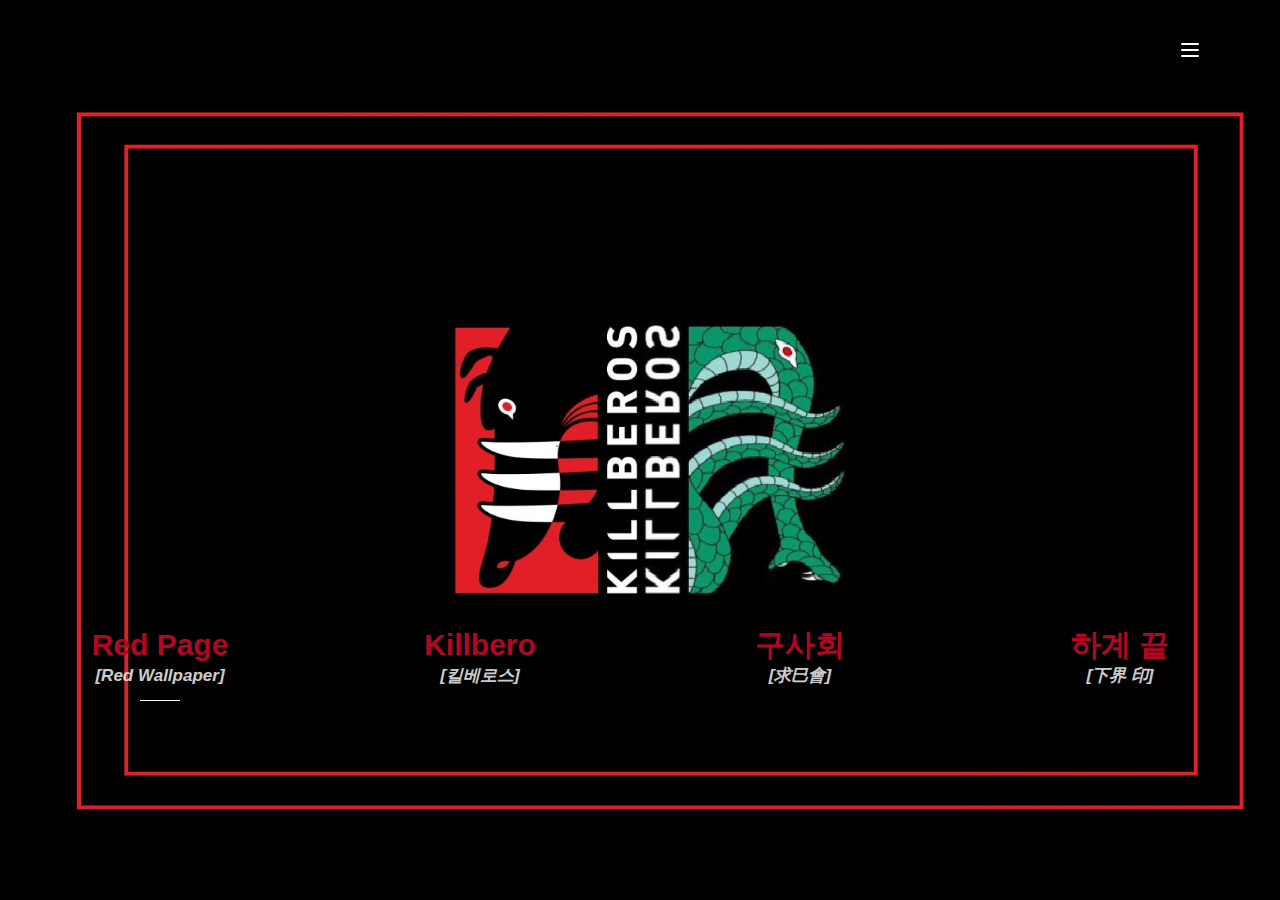
<file: html_hellper/index.html>
<!doctype html>
<html lang="en" class="no-js">
<head>
	<meta charset="UTF-8">
    <meta name="viewport" content="width=device-width, initial-scale=1.0"/>

	<link rel="stylesheet" href="css/reset.css"> <!-- CSS reset -->
	<link rel="stylesheet" href="css/style.css"> <!-- Resource style -->
	<link rel="stylesheet" href="css/set.css">

	<link rel="stylesheet" href="헬퍼/css/img.css">
	<link rel="stylesheet" href="헬퍼/css/index.css">
	<link rel="stylesheet" href="헬퍼/css/last.css">
	<link rel="stylesheet" href="헬퍼/css/four.css">


	<script src="js/modernizr.js"></script> <!-- Modernizr -->
	<script src="//code.jquery.com/jquery-1.11.0.min.js"></script>
	<script type="text/javascript">
		$(document).ready( function() {

			$("#content_killberos").load("헬퍼/content_killberos.html");  // 원하는 파일 경로를 삽입하면 된다
			$("#content_goo").load("헬퍼/content_goo.html");  // 추가 인클루드를 원할 경우 이런식으로 추가하면 된다
			$("#content_redpage").load("헬퍼/content_redpage.html");
			$("#content_purple").load("헬퍼/content_purple.html");
		});
	</script>
</head>
<body>
<a class="cd-nav-trigger cd-text-replace" href="#primary-nav">Menu<span aria-hidden="true" class="cd-icon"></span></a>

<div class="cd-projects-container">
	<ul class="cd-projects-previews">

		<li>
			<a href="#0">
				<div class="cd-project-title">
					<h2>Red Page</h2>
					<p>[Red Wallpaper]</p>
				</div>
			</a>
		</li>
        <li>
            <a href="#0">
                <div class="cd-project-title">
                    <h2> Killbero</h2>
                    <p>[킬베로스]</p>
                </div>
            </a>
        </li>

		<li>
			<a href="#0">
				<div class="cd-project-title">
					<h2>구사회</h2>
					<p>[求巳會]</p>
				</div>
			</a>
		</li>



		<li>
			<a href="#0">
				<div class="cd-project-title">
					<h2>하계 끝</h2>
					<p>[下界 印]</p>
				</div>
			</a>
		</li>

	</ul> <!-- .cd-projects-previews -->


	<ul class="cd-projects">

        <li>
            <div class="preview-image">
                <div class="cd-project-title">
                    <h2>Red page</h2>
                    <p><br><br><br> 아래 이미지를 클릭</p>
                </div>
            </div>

            <div class="cd-project-info">
                <div class="cd-project-info-div" onclick="location.href='헬퍼/content_redpage.html'" style="cursor:pointer;">
                    <p style="color:white;"> click me!</p>
                    <img class="cd-project-info-img" src="img/헬퍼(3).jpg"></div>
            </div> <!-- .cd-project-info -->
        </li>

		<li>
			<div class="preview-image">
				<div class="cd-project-title">
					<h2>킬베로스</h2>
					<p> 行動綱領<br>
                        1.역시, 인생을 즐기자.<br>
                        2.역시, 친구끼리 싸우지 말자.<br>
                        3.역시, 정도(正道: 올바른 길 또는 정당한 도리)를 지키자.<br>
                        4.Vㅔ리, 나쁜 짓은 하지 말자.</p>
				</div>
			</div>

			<div class="cd-project-info">
                <div class="cd-project-info-div" onclick="location.href='헬퍼/content_killberos.html'" style="cursor:pointer;">
                    <p style="color:white;"> click me!</p>
                    <img class="cd-project-info-img" src="img/킬베로스.jpg"></div>
			</div> <!-- .cd-project-info -->
		</li>



		<li>
			<div class="preview-image">
				<div class="cd-project-title">
					<h2>求巳會</h2>
					<p>두 개의 머리, 한 개의 몸통, 한 개의 꼬리.</p>
				</div>
			</div>

			<div class="cd-project-info">
                <div class="cd-project-info-div" onclick="location.href='헬퍼/content_goo.html'" style="cursor:pointer;">
                    <p style="color:white;"> click me!</p>
                    <img class="cd-project-info-img" src="img/구사회_logo2.jpg"></div>
			</div> <!-- .cd-project-info -->
		</li>


		<li>
			<div class="preview-image">
				<div class="cd-project-title">
					<h2>사계 암당 의원들</h2>
					<p>下界 印</p>
				</div>
			</div>

			<div class="cd-project-info">
                <div class="cd-project-info-div" onclick="location.href='헬퍼/content_purple.html'" style="cursor:pointer;">
                    <p style="color:white;"> click me!</p>
                    <img class="cd-project-info-img" src="img/하계끝_logo.jpg"></div>
			</div> <!-- .cd-project-info -->
		</li>

	</ul> <!-- .cd-projects -->

	<button class="scroll cd-text-replace">Scroll</button>
</div> <!-- .cd-project-container -->

<nav class="cd-primary-nav" id="primary-nav">
	<ul>
		<li class="cd-label">NSJ_PIANO</li>
		<li><a href="https://onedrive.live.com/edit.aspx?resid=15519E289C79C13B!15809&ithint=file%2cxlsx&authkey=!AAevgybE6L3uhQA">자료실</a></li>
		<li><a href="https://adulti64.com/">만화방</a></li>
		<li><a href="#0">YOU CAN BE </a></li>
		<li><a href="#0">V   V</a></li>
	</ul>
</nav> <!-- .cd-primary-nav -->
<script src="js/jquery-2.1.1.js"></script>
<script src="js/main.js"></script> <!-- Resource jQuery -->
</body>
</html>
</file>
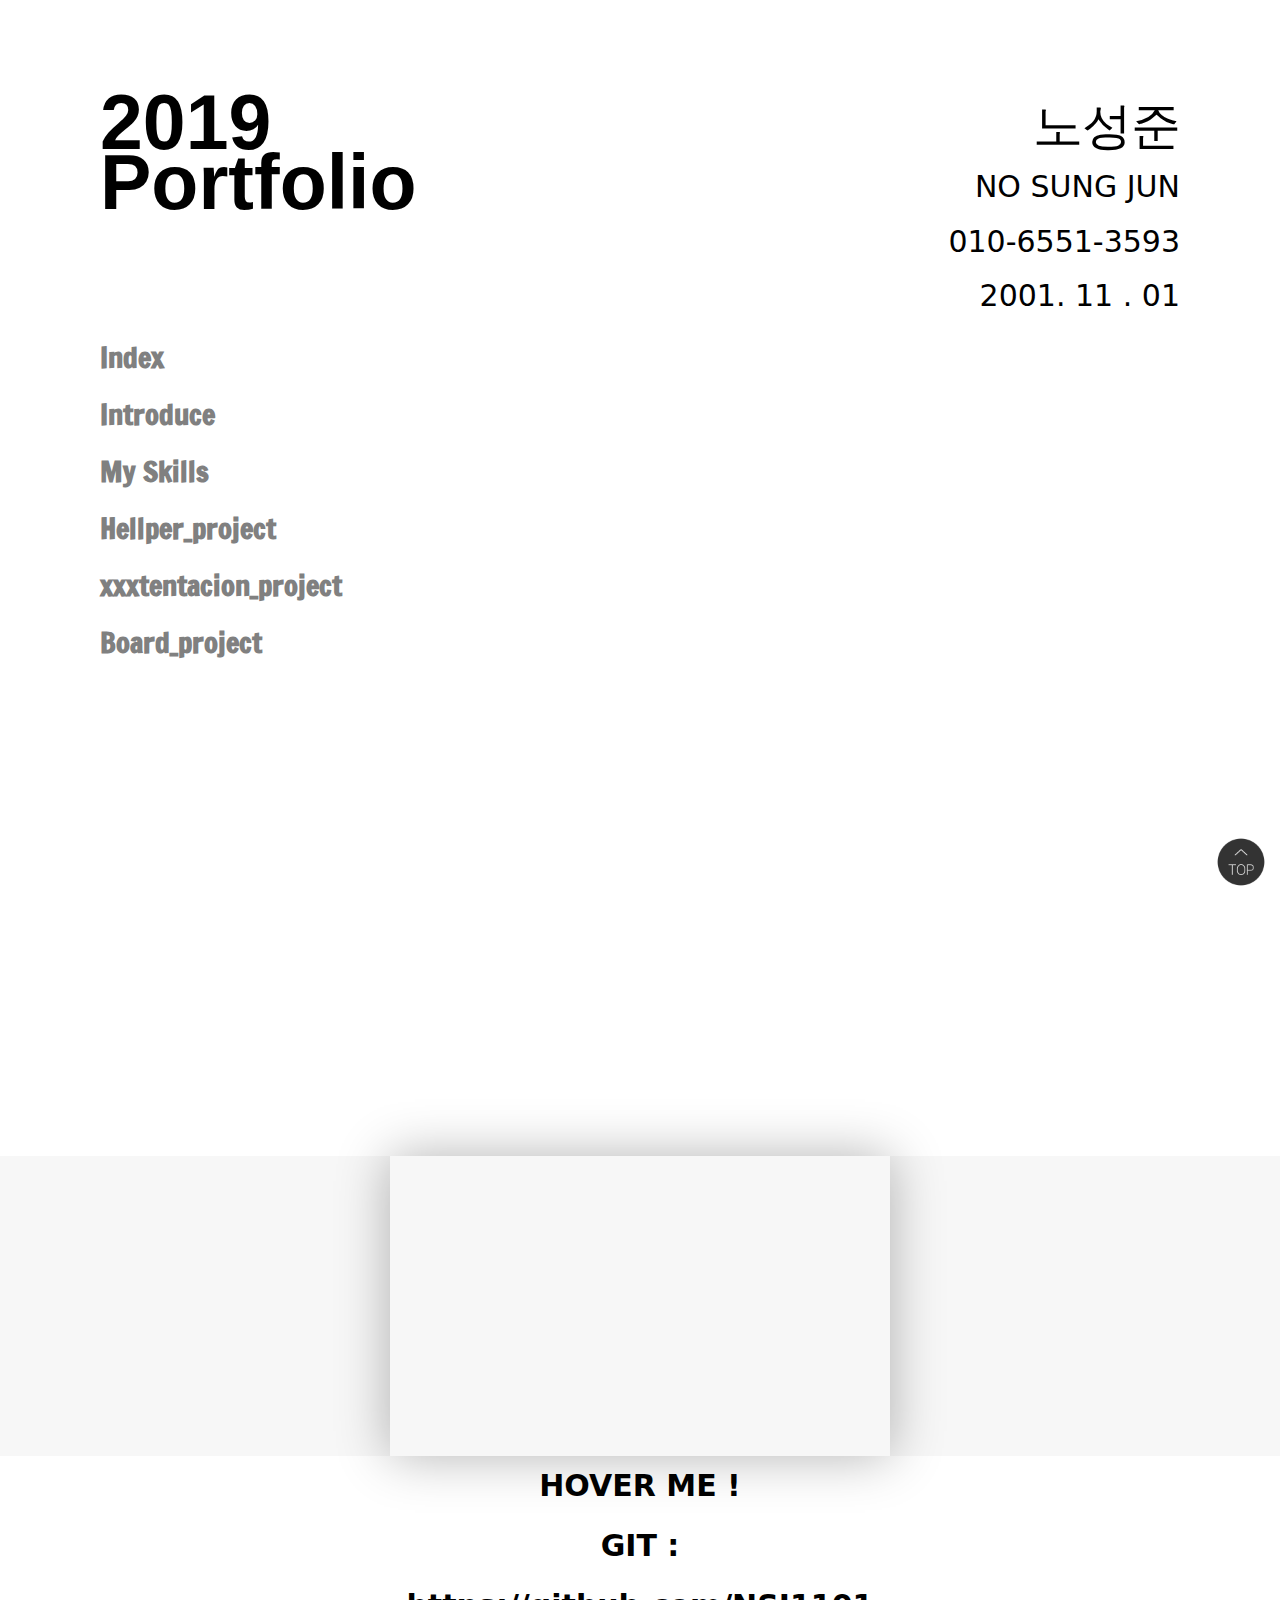
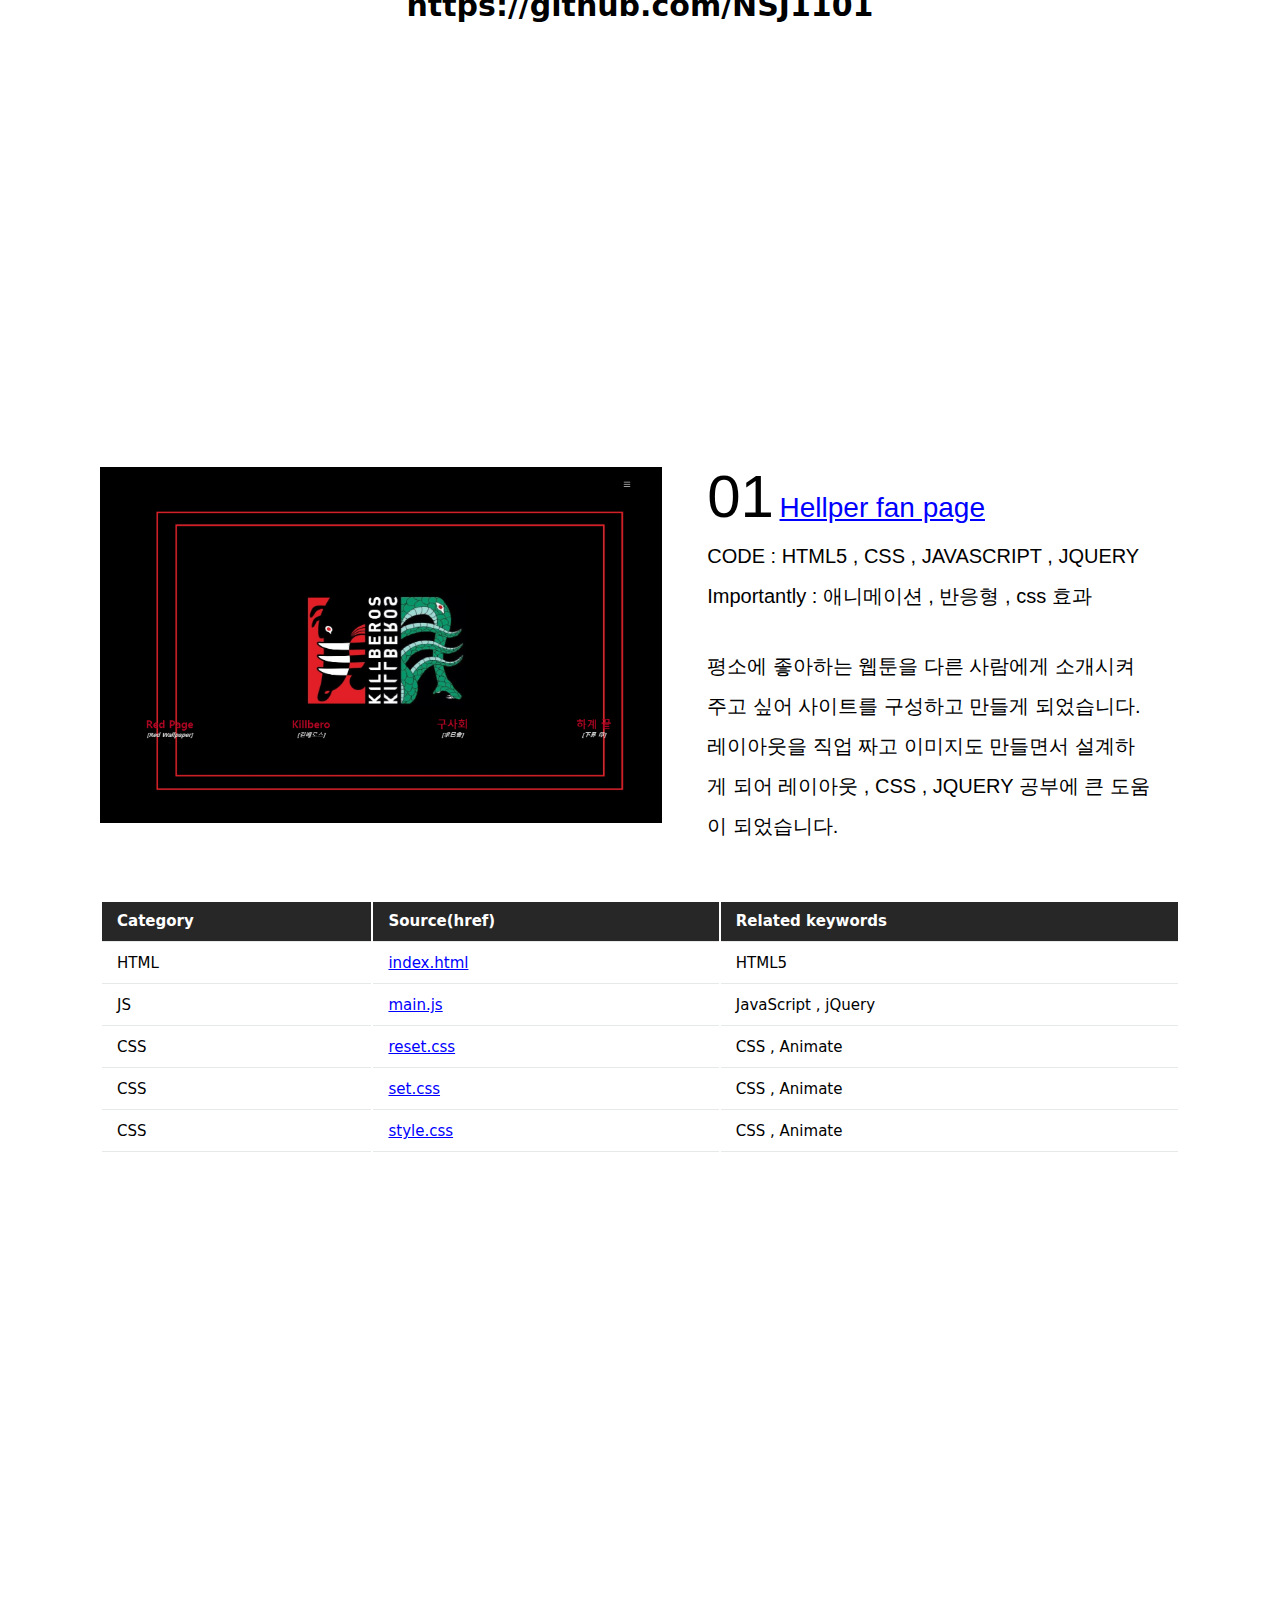
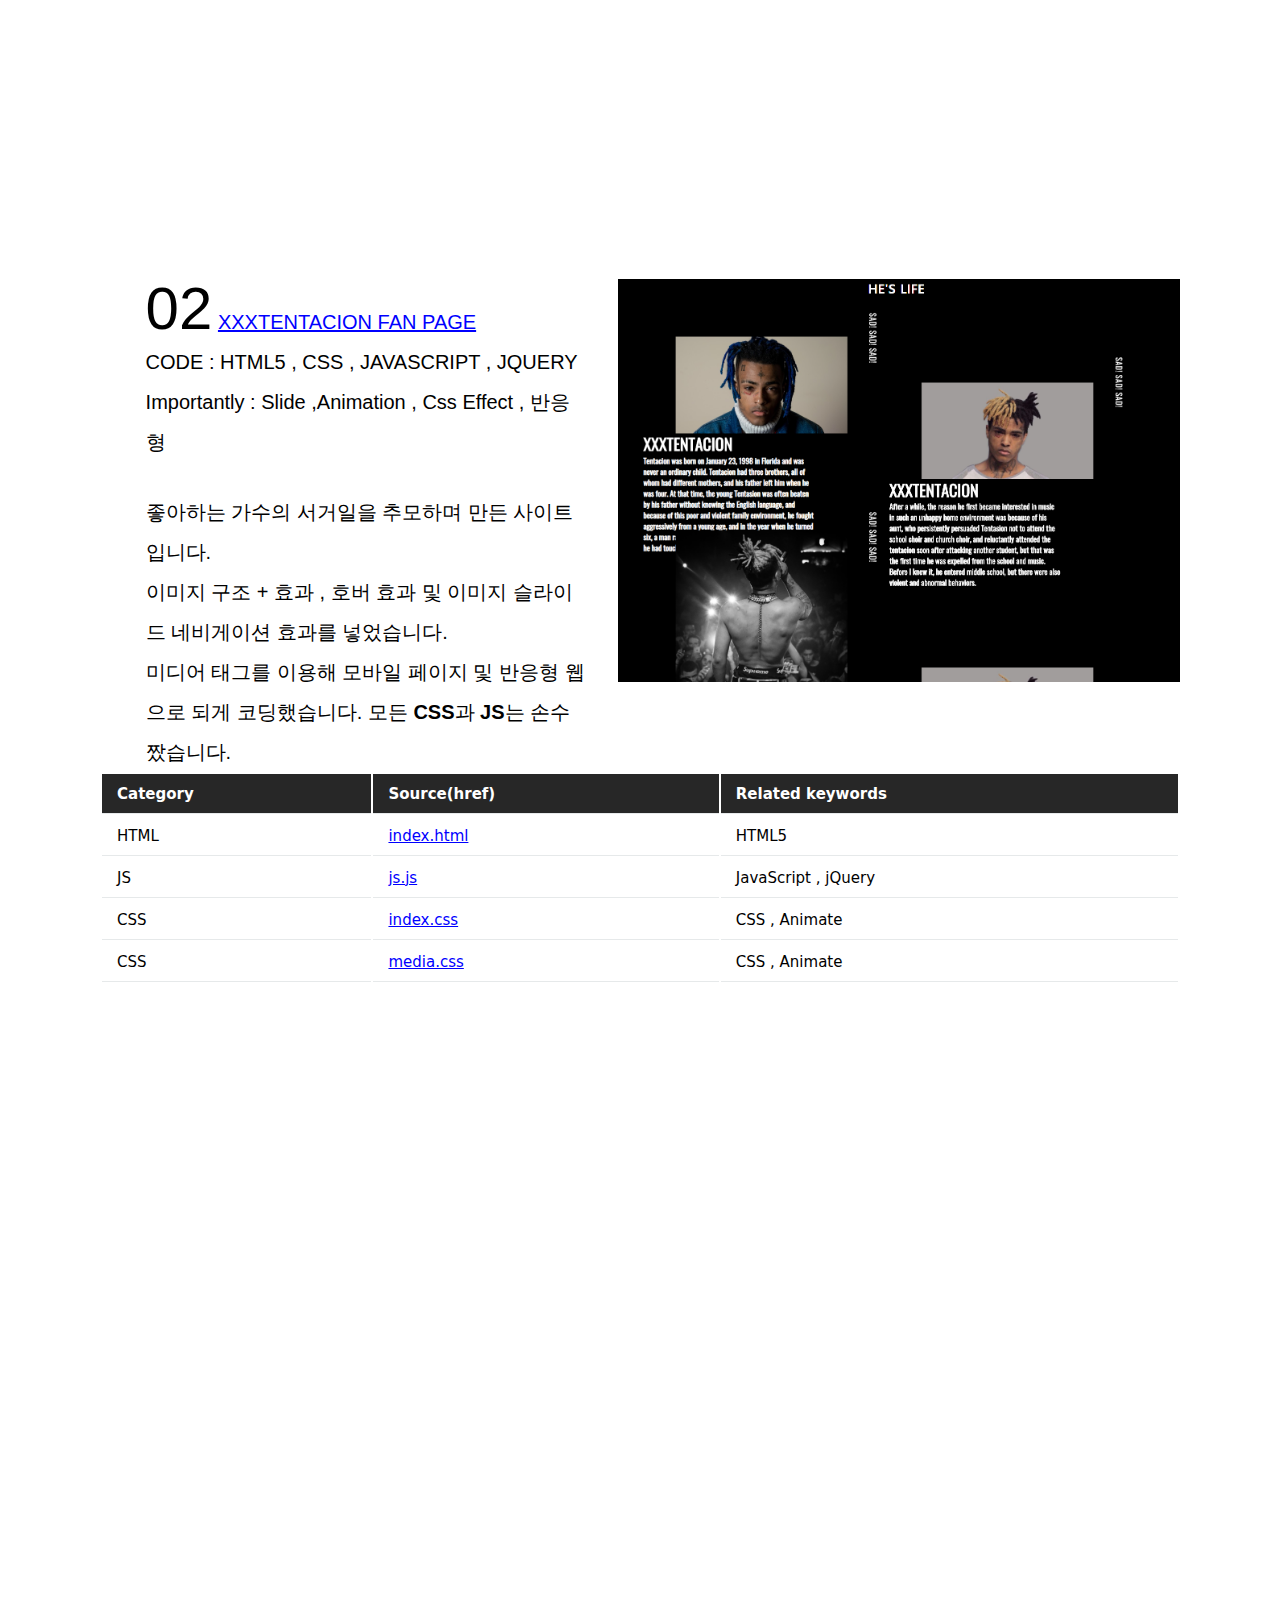
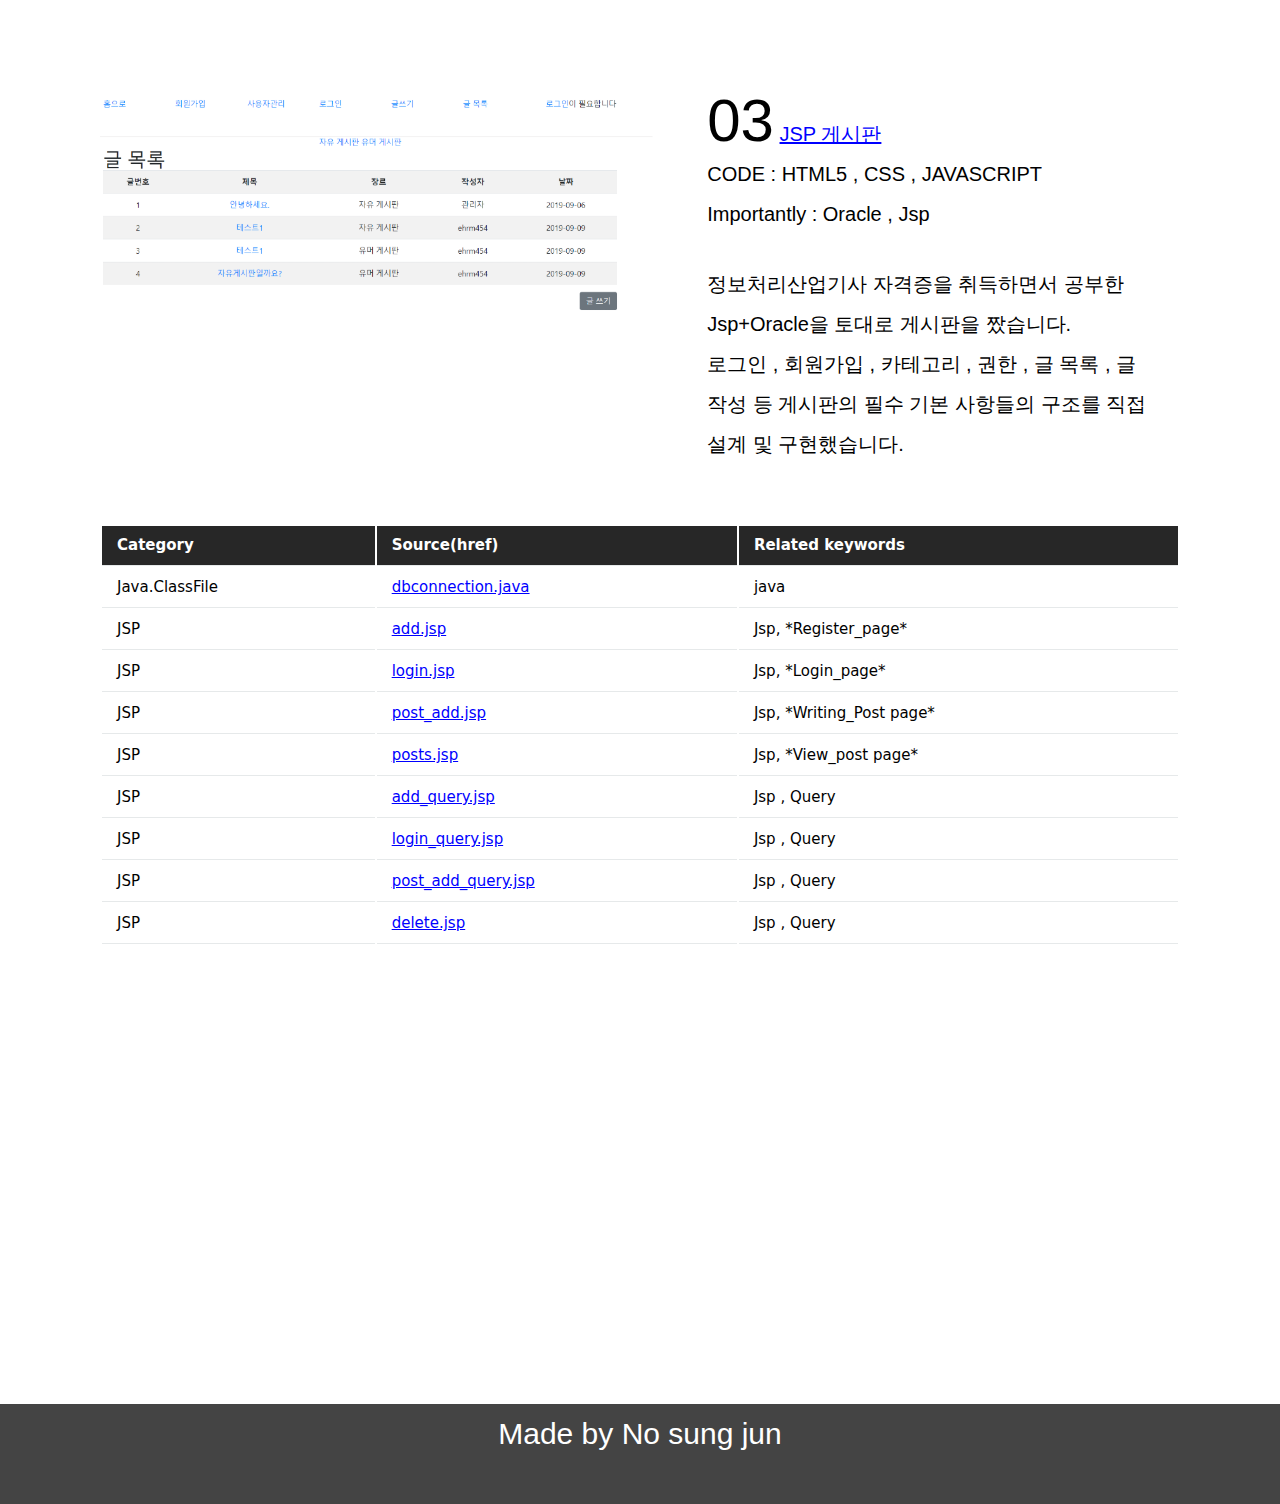
<file: html_p/index.html>
<!DOCTYPE html>
<html lang="en">
<head>
    <meta charset="UTF-8">
    <title>Title</title>
    <link rel="stylesheet" href="css/index.css">
    <link rel="stylesheet" href="css/banner_img.css">
    <script src="https://ajax.googleapis.com/ajax/libs/jquery/3.4.1/jquery.min.js"></script>
    <script src="js/js.js"></script>
    <link href="https://fonts.googleapis.com/css?family=Francois+One&display=swap" rel="stylesheet">
    <link rel="stylesheet" href="css/media.css">
</head>
<body style="overflow-x:hidden">
<header></header>
<div class="top"><a href ="#nav_top"><img src="img/top.png" alt="top"/> </a></div>
<div class="main">
    <div class="banner" id="nav_top">
    <div class="banner_inner">
        <div class="banner_left" >
            <a style="font-weight: 900;font-size: 77px;line-height: 62%;font-family: sans-serif;">2019 <br> Portfolio</a>
        </div>
        <div class="banner_right">
            <div class="banner_right_a">
            <a id="NSJ">노성준</a><br>
            <a>NO SUNG JUN</a><br>
            <a>010-6551-3593</a><br>
            <a>2001. 11 . 01</a>
            </div>
        </div>
    </div>
    <div class="banner_out">
        <div class="banner_out_left">
        <nav>
            <div class="hover_1"><h2><a href="#">Index </a></h2></div>
            <div class="hover_2"><h2><a href="#">Introduce </a></h2></div>
            <div class="hover_3"><h2><a href="#">My Skills </a></h2></div>
            <a href="#ppt1"><div class="hover_4" ><h2>Hellper_project</h2></div></a>
            <a href="#ppt2"><div class="hover_5"><h2>xxxtentacion_project</h2></div></a>
            <a href="#ppt3"><div class="hover_6"><h2>Board_project</h2></div></a>

        </nav>
        </div>
        <div class="banner_out_right">
            <div class="banner_img">
                    <div id="banner_img1" class="banner_img_set" style=" z-index:91">
                        <div style="position:relative;;"><img src="img/hellper.PNG" /></div>
                    </div>
                    <div id="banner_img2" class="banner_img_set">
                        <div style="position:relative">    <img src="img/xxx.PNG" /></div>
                    </div>
                    <div id="banner_img3" class="banner_img_set">
                        <div style="position:relative"><img src="img/board.PNG" /></div>
                    </div>
                <div class="intro_me">
                    <a class="intro">About</a>
                    <h1 class="about">Myself</h1>
                    <div style="border-bottom: 3px solid white;padding-top: 8px;"></div>
                    <div style="margin-top:10px;"><a>
                        지금까지 만든 웹사이트 , 공부물과 노력들로 웹사이트를 제작하면서 많은 지식들을 배웠습니다. </a></div>
                    <div style="margin-top:30px;"> <a>제 재능을 낭비하지 않고 거기에 열정을 더해 사용하고<br> 부족한 점을 채우며
                        항상 한 단계 더 성장하고 싶습니다.  </a></div> <div style="margin-top:30px;"><a>새로운 기술이 하루가 다르게 출시되고 개발되는<br>
                    이런 변화하는 디지털 시대에서 <br>열정과 노력을 바탕으로 능력을 한껏 발휘하는게 저의 꿈입니다. </a></div>
                </div>
                <div id="skills" >
                    <div class="skill_intro">
                        <a class="intro">About</a>
                        <h1 class="about">My Skills</h1>
                        <div style="border-bottom: 3px solid white;padding-top: 8px;"></div>
                        <a style="font-family: sans-serif; font-weight: 500; font-size: 18px;">Github Link :
                            <a style="text-decoration: none;"href="https://github.com/ehrm454">https://github.com/ehrm454</a><br>
                            <div class="skill_style">
                                <a  class="skill_tittle" >HTML5 </a><br><a> ☑ 레이아웃 <br>☑ 화면 구현 <br> ☑ 반응형 <br>☑ 모바일 페이지  </a><br>
                            </div>
                            <div class="skill_style">
                                <a class="skill_tittle" >CSS</a><br><a> ☑ 반응형 <br> ☑ @media 활용 <br> ☑ 애니메이션</a>
                            </div>
                            <div class="skill_style"><a class="skill_tittle" >  JavaScript , JSP  </a> <br>
                                <a>  ☑ 채팅 <br> ☑ 데이터베이스를 활용한 게시판 <br> ☑ 웹 게임 <br> ☑ SNS  </a><br>
                            </div>
                            <div class="skill_style"><a class="skill_tittle">PHP</a><br>
                                <a>☑ SNS</a>
                            </div>
                            <div class="skill_style"><a class="skill_tittle"> Database </a><br><a> ☑ Oracle  ☑ Mysql <br> ☑ 데이터베이스 설계 ☑ 구조 이해</a><br></div>
                        </a></div>
                </div>
            </div>
        </div>
    </div>
    </div>
    <div class="introduction">
        <div class="box_out">
        <div class="box">
            <div class="hover-point"></div>
            <div class="hover-point"></div>
            <div class="hover-point"></div>
            <div class="hover-point"></div>
            <div class="hover-point"></div>
            <div class="hover-point"></div>
            <div class="hover-point"></div>
            <div class="hover-point"></div>
            <div class="box-contents"><h1>HOVER ME ! <br>GIT : <a href="https://github.com/NSJ1101?tab=repositories">https://github.com/NSJ1101</a> </h1></div>
        </div>
        </div>


    <div id="ppt" class="set">
        <div class="ppt_first" id="ppt1">
            <div class="ppt_content">
                <div class="ppt_contents">

                    <div class="ppt_img1"><img src="img/hellper.PNG"> </div>
                    <div class="ppt_contents_p">
                        <a style="font-size:60px; line-height: 1;">01</a> <a style="font-size:28px;" href="https://ehrm454.github.io/html_hellper">Hellper fan page</a><br>
                        <a>CODE : HTML5 , CSS , JAVASCRIPT , JQUERY</a> <br>
                        <a>Importantly : 애니메이션 , 반응형 , css 효과 </a><br>
                        <div class="ppt_contents_p2"><a>평소에 좋아하는 웹툰을 다른 사람에게 소개시켜주고 싶어 사이트를 구성하고 만들게 되었습니다.
                            <br> 레이아웃을 직업 짜고 이미지도 만들면서 설계하게 되어 레이아웃 , CSS , JQUERY 공부에 큰 도움이 되었습니다.</a></div>
                    </div>
                </div>
                <div class="ppt_table">
                    <table>
                        <tr>
                            <th>Category</th>
                            <th>Source(href)</th>
                            <th>Related keywords</th>
                        </tr>
                        <tr>
                            <td>HTML</td>
                            <td><a href="https://github.com/ehrm454/ehrm454.github.io/blob/master/html_hellper/index.html">index.html</a></td>
                            <td>HTML5 </td>
                        </tr>
                        <tr>
                            <td>JS</td>
                            <td><a href="https://github.com/ehrm454/ehrm454.github.io/blob/master/html_hellper/js/main.js">main.js</a></td>
                            <td>JavaScript , jQuery</td>
                        </tr>
                        <tr>
                            <td>CSS</td>
                            <td><a href="https://github.com/ehrm454/ehrm454.github.io/blob/master/html_hellper/css/reset.css">reset.css</a></td>
                            <td>CSS , Animate</td>
                        </tr>
                        <tr>
                            <td>CSS</td>
                            <td><a href="https://github.com/ehrm454/ehrm454.github.io/blob/master/html_hellper/css/set.css">set.css</a></td>
                            <td>CSS , Animate</td>
                        </tr>
                        <tr>
                            <td>CSS</td>
                            <td><a href="https://github.com/ehrm454/ehrm454.github.io/blob/master/html_hellper/css/style.css">style.css</a></td>
                            <td>CSS , Animate</td>
                        </tr>
                    </table>
                </div>
            </div>
        </div>
        <div class="ppt_first" id="ppt2">
            <div class="ppt_content">
                <div class="ppt_contents">

                    <div class="ppt_img2"><img src="img/xxx.PNG" style=" float: right;"> </div>
                    <div class="ppt_contents_p">
                        <a style="font-size:60px; line-height: 1;">02</a> <a href="https://ehrm454.github.io/ripx/">XXXTENTACION FAN PAGE</a><br>
                        <a>CODE : HTML5 , CSS , JAVASCRIPT , JQUERY</a> <br>
                        <a>Importantly : Slide ,Animation , Css Effect , 반응형  </a><br>
                        <div class="ppt_contents_p2"><a>좋아하는 가수의 서거일을 추모하며 만든 사이트입니다.
                            <br>이미지 구조 + 효과 , 호버 효과 및 이미지 슬라이드 네비게이션 효과를 넣었습니다. <br> 미디어 태그를 이용해 모바일 페이지 및 반응형 웹으로 되게 코딩했습니다.
                            모든 <strong>CSS</strong>과 <strong>JS</strong>는 손수 짰습니다.</a></div>
                    </div>
                </div>
                <div class="ppt_table">
                    <table>
                        <tr>
                            <th>Category</th>
                            <th>Source(href)</th>
                            <th>Related keywords</th>
                        </tr>
                        <tr>
                            <td>HTML</td>
                            <td><a href="https://github.com/ehrm454/ehrm454.github.io/blob/master/ripx/index.html">index.html</a></td>
                            <td>HTML5 </td>
                        </tr>
                        <tr>
                            <td>JS</td>
                            <td><a href="https://github.com/ehrm454/ehrm454.github.io/blob/master/ripx/js/js.js">js.js</a></td>
                            <td>JavaScript , jQuery</td>
                        </tr>
                        <tr>
                            <td>CSS</td>
                            <td><a href="https://github.com/ehrm454/ehrm454.github.io/blob/master/ripx/css/index.css">index.css</a></td>
                            <td>CSS , Animate</td>
                        </tr>
                        <tr>
                            <td>CSS</td>
                            <td><a href="https://github.com/ehrm454/ehrm454.github.io/blob/master/ripx/css/media.css">media.css</a></td>
                            <td>CSS , Animate</td>
                        </tr>
                    </table>
                </div>
            </div>
        </div>
        <div class="ppt_first" id="ppt3">
            <div class="ppt_content">
                <div class="ppt_contents">

                    <div class="ppt_img3"><img src="img/board.PNG"> </div>
                    <div class="ppt_contents_p">
                        <a style="font-size:60px; line-height: 1;">03</a> <a href="https://github.com/ehrm454/board">JSP 게시판</a><br>
                        <a>CODE : HTML5 , CSS , JAVASCRIPT </a> <br>
                        <a>Importantly : Oracle , Jsp  </a><br>
                        <div class="ppt_contents_p2"><a> 정보처리산업기사 자격증을 취득하면서 공부한 Jsp+Oracle을 토대로 게시판을 짰습니다.
                            <br> 로그인 , 회원가입 , 카테고리 , 권한 , 글 목록 , 글 작성 등 게시판의 필수 기본 사항들의 구조를 직접 설계 및 구현했습니다. </a></div>
                    </div>
                </div>
                <div class="ppt_table">
                    <table>
                        <tr>
                            <th>Category</th>
                            <th>Source(href)</th>
                            <th>Related keywords</th>
                        </tr>
                        <tr>
                            <td>Java.ClassFile</td>
                            <td><a href="https://github.com/ehrm454/board/blob/master/board/src/DBPKG/dbconnection.java">dbconnection.java</a></td>
                            <td>java</td>
                        </tr>
                        <tr>
                            <td>JSP</td>
                            <td><a href="https://github.com/ehrm454/board/blob/master/board/WebContent/add.jsp">add.jsp</a></td>
                            <td>Jsp, *Register_page*</td>
                        </tr>
                        <tr>
                            <td>JSP</td>
                            <td><a href="https://github.com/ehrm454/board/blob/master/board/WebContent/login.jsp">login.jsp</a></td>
                            <td>Jsp, *Login_page*</td>
                        </tr>
                        <tr>
                            <td>JSP</td>
                            <td><a href="https://github.com/ehrm454/board/blob/master/board/WebContent/post_add.jsp">post_add.jsp</a></td>
                            <td>Jsp, *Writing_Post page*</td>
                        </tr>
                        <tr>
                            <td>JSP</td>
                            <td><a href="https://github.com/ehrm454/board/blob/master/board/WebContent/posts.jsp">posts.jsp</a></td>
                            <td>Jsp, *View_post page*</td>
                        </tr>
                        <tr>
                            <td>JSP</td>
                            <td><a href="https://github.com/ehrm454/board/blob/master/board/WebContent/add_query.jsp">add_query.jsp</a></td>
                            <td>Jsp , Query</td>
                        </tr>
                        <tr>
                            <td>JSP</td>
                            <td><a href="https://github.com/ehrm454/board/blob/master/board/WebContent/login_query.jsp">login_query.jsp</a></td>
                            <td>Jsp , Query</td>
                        </tr>
                        <tr>
                            <td>JSP</td>
                            <td><a href="https://github.com/ehrm454/board/blob/master/board/WebContent/post_add_query.jsp">post_add_query.jsp</a></td>
                            <td>Jsp , Query</td>
                        </tr>
                        <tr>
                            <td>JSP</td>
                            <td><a href="https://github.com/ehrm454/board/blob/master/board/WebContent/delete.jsp">delete.jsp</a></td>
                            <td>Jsp , Query</td>
                        </tr>

                    </table>
                </div>
            </div>
        </div>
    </div>
</div>
</div>
<footer>
    <div class="footer_one">Made by No sung jun</div>
</footer>
</body>
</html>
</file>
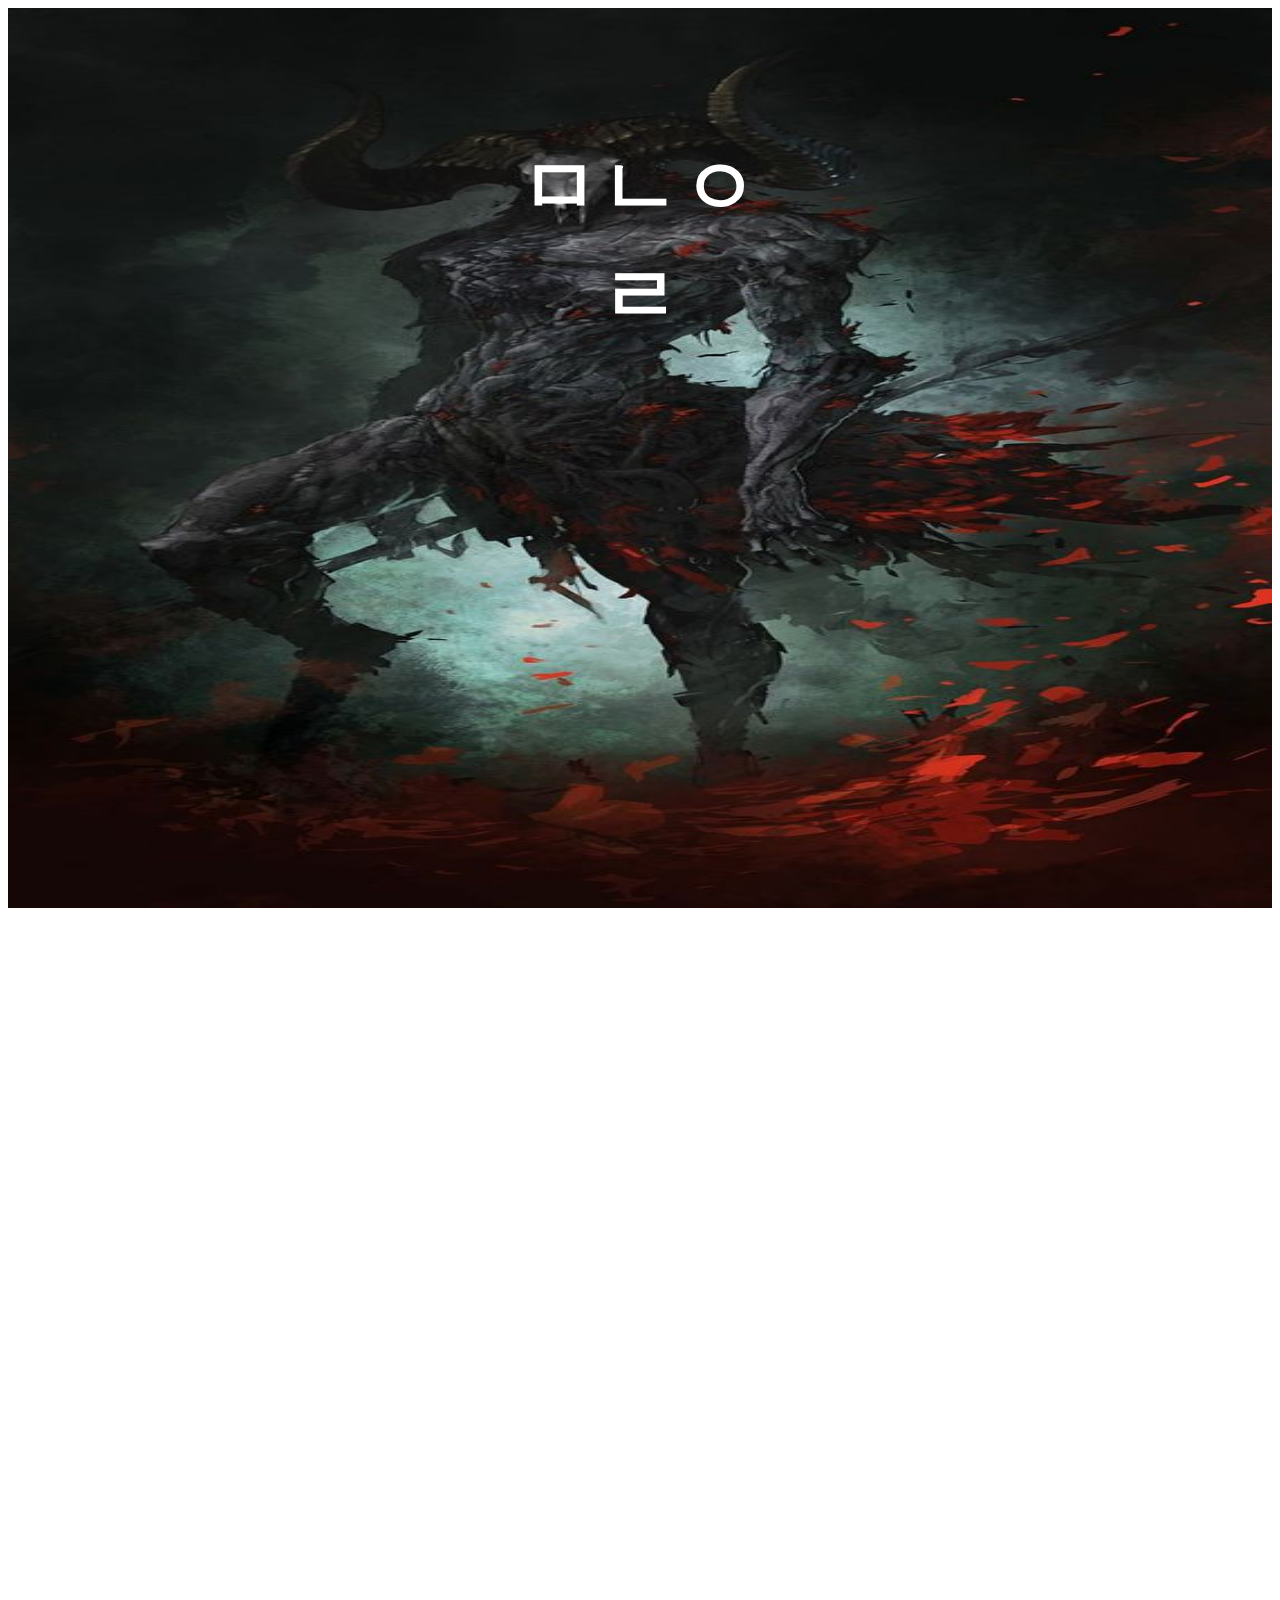
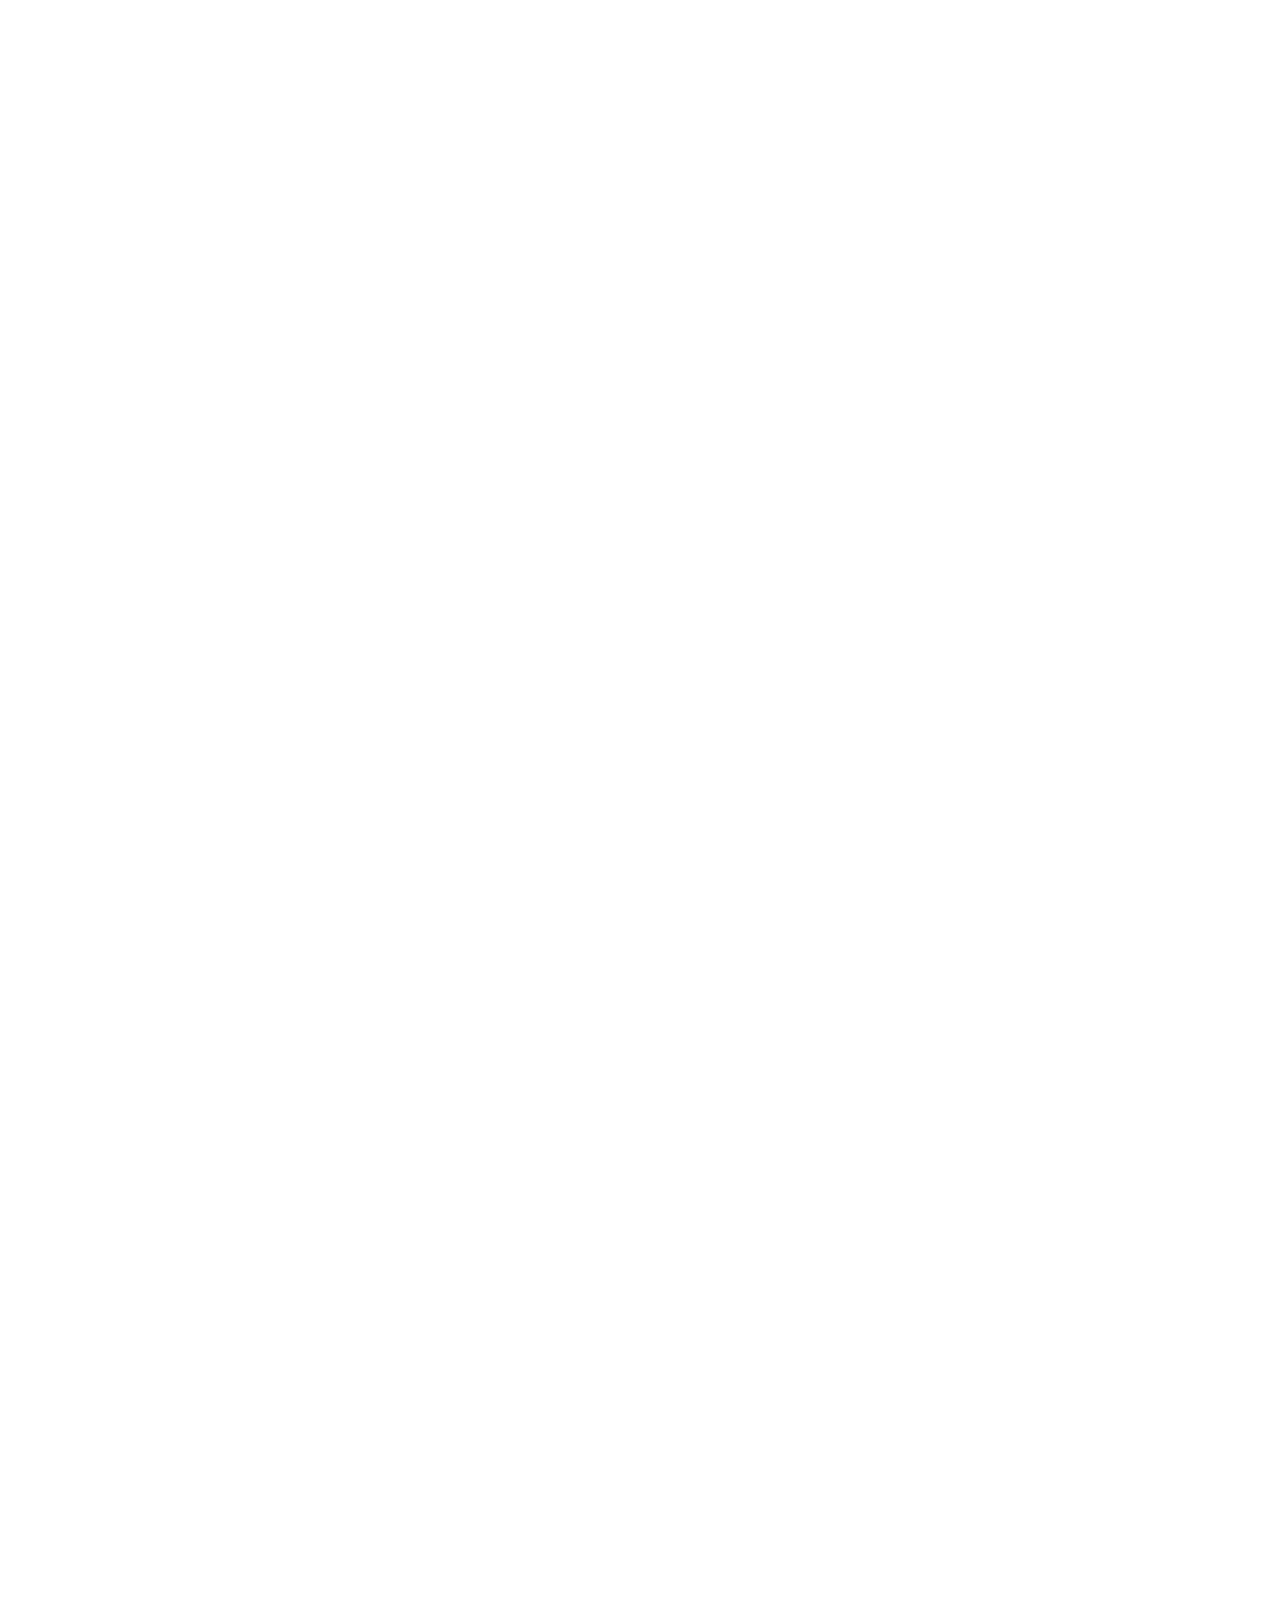
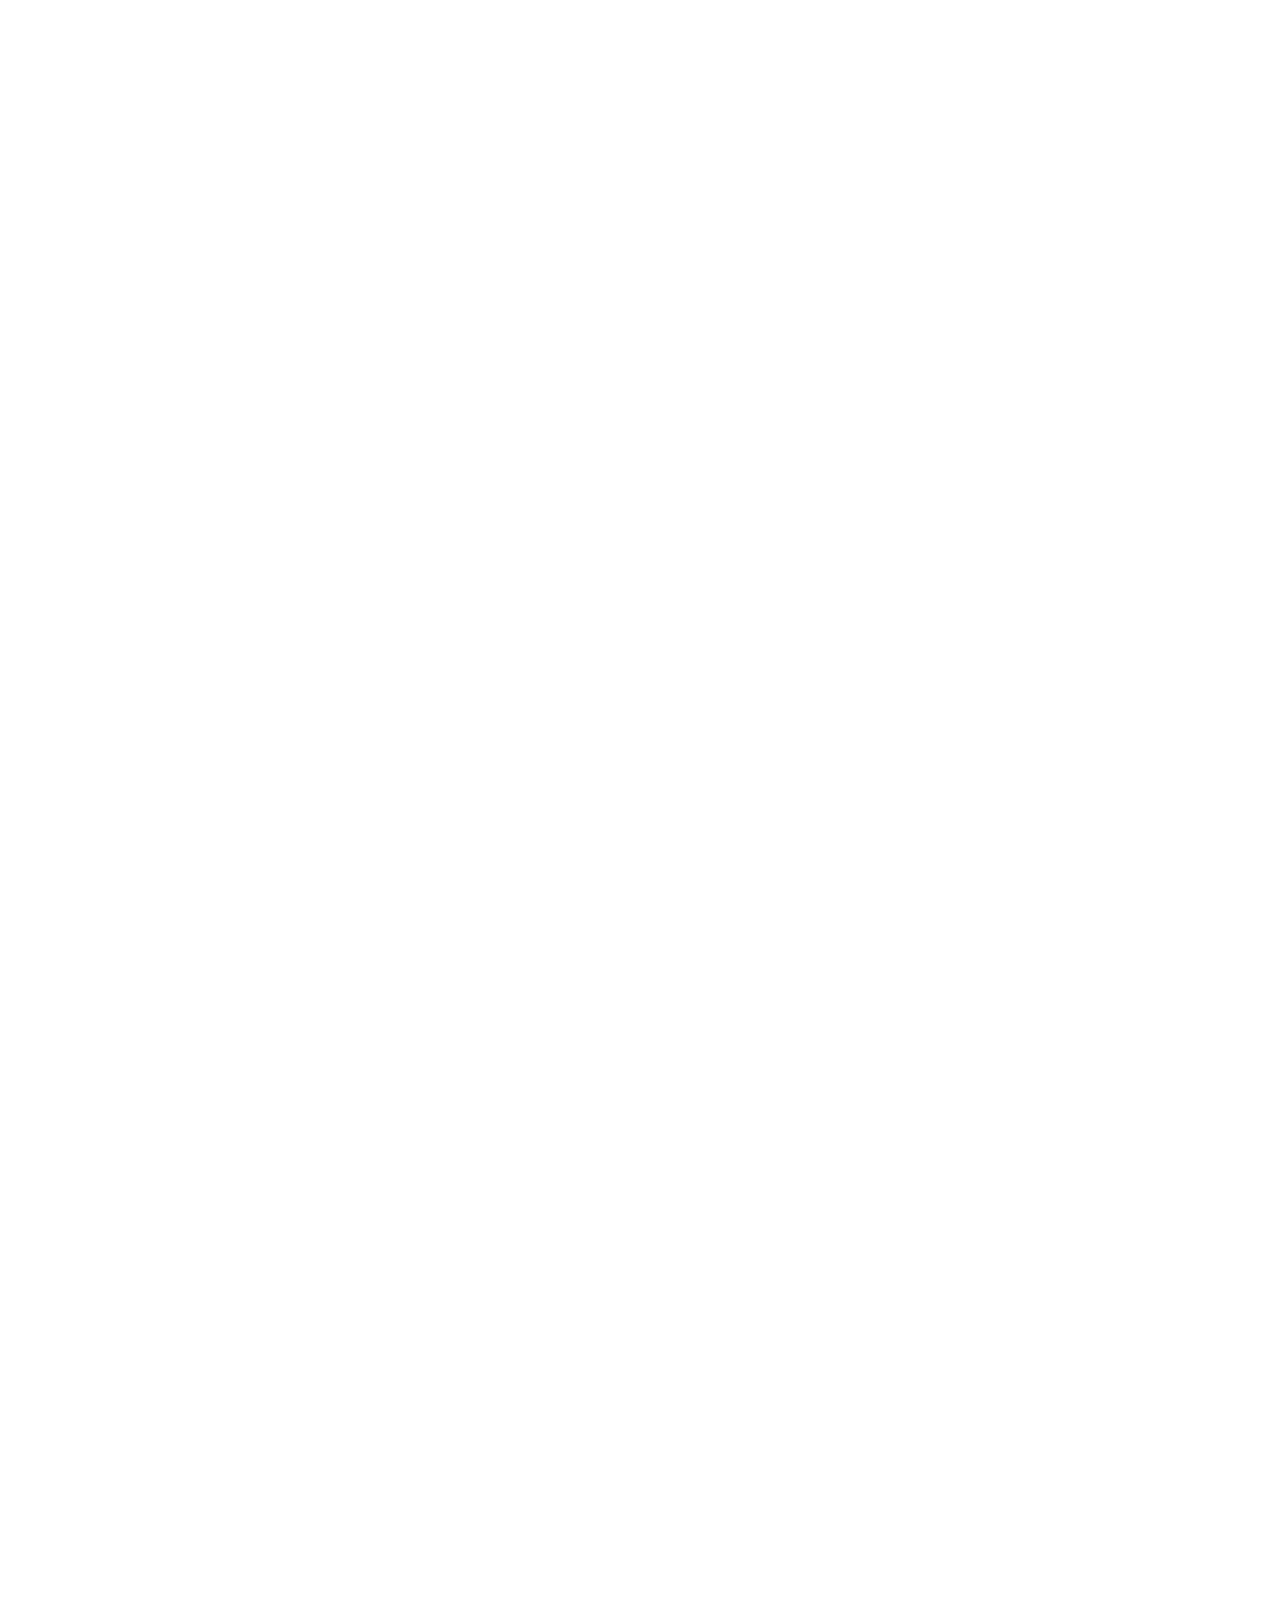
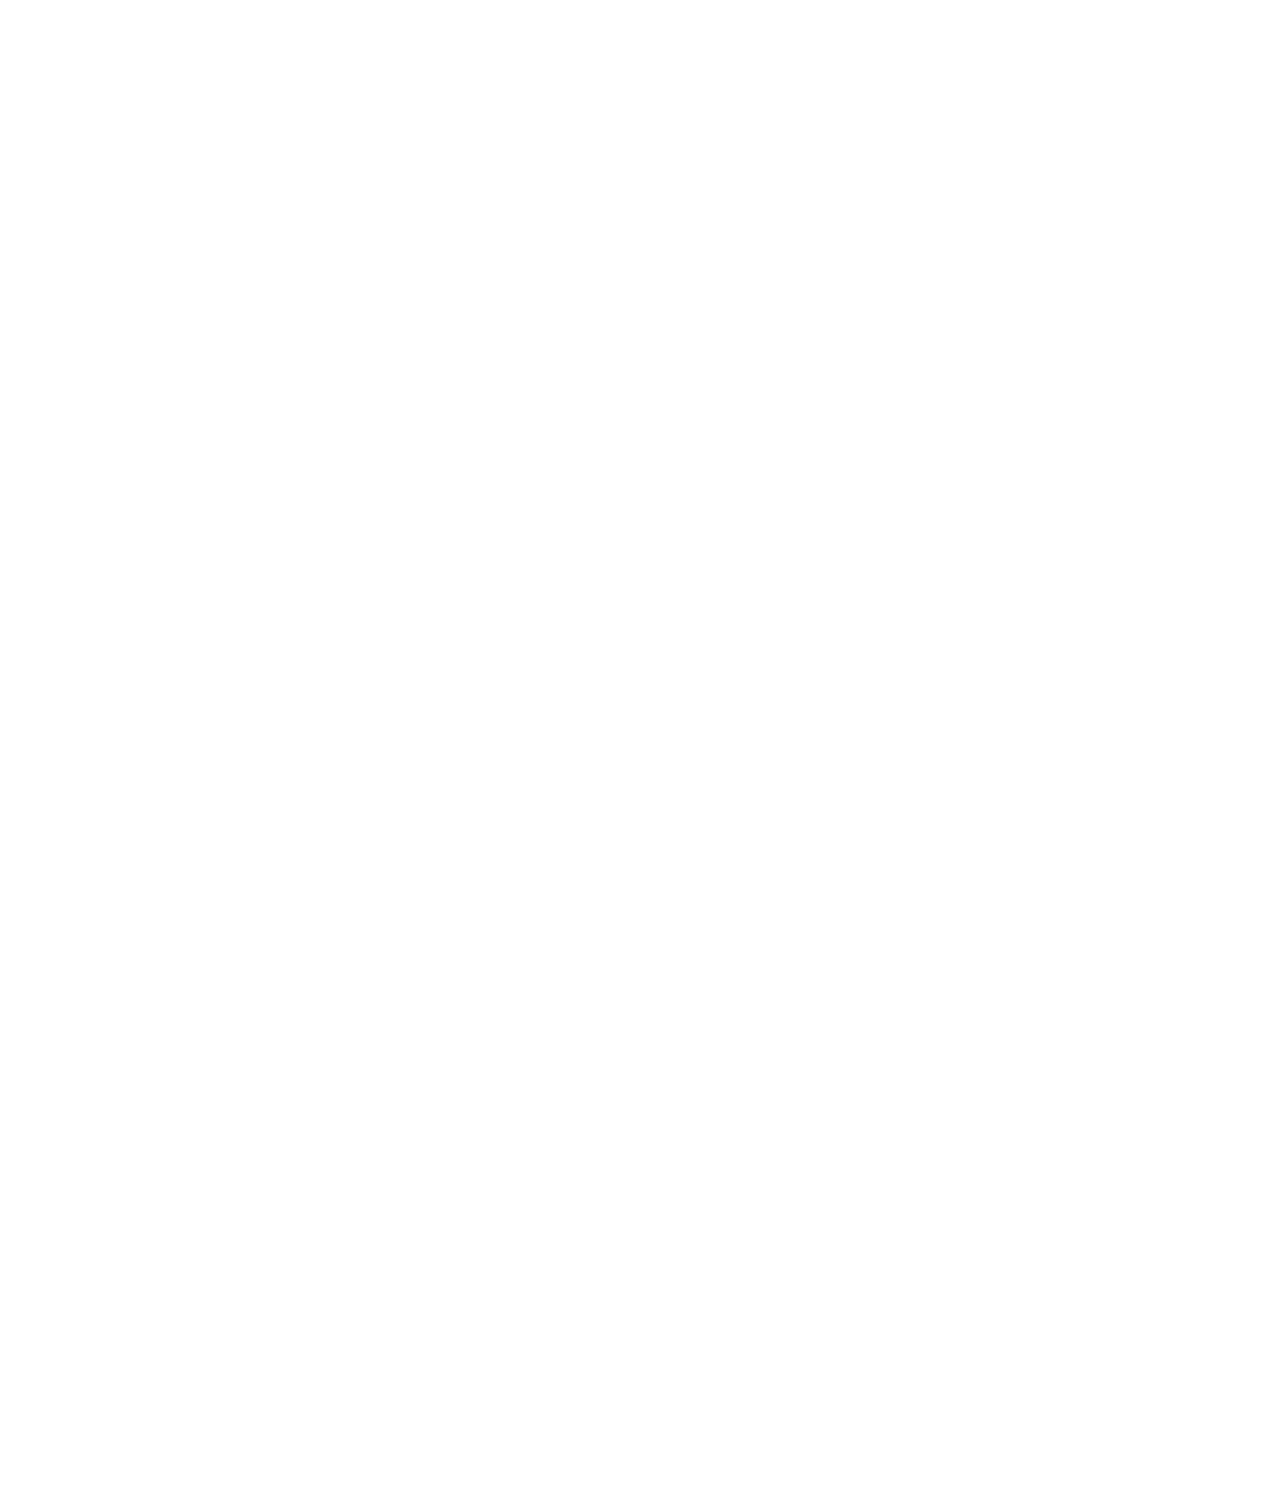
<file: html_onepage/m.index.html>
<!DOCTYPE html>
<html xmlns="http://www.w3.org/1999/xhtml">

<head>
    <meta http-equiv="Content-Type" content="text/html; charset=utf-8" />
    <title>Fixed fullscreen backgrounds - fullPage.js</title>
    <meta name="author" content="Alvaro Trigo Lopez" />
    <meta name="description" content="fullPage fixed full-screen backgrounds." />
    <meta name="keywords"  content="fullpage,jquery,demo,screen,fixed,fullscreen,backgrounds,full-screen" />
    <meta name="Resource-type" content="Document" />

    <style>


        html{width:100%; height:100%;}
        /* Style for our header texts
        * --------------------------------------- */
        h1{
            font-size: 5em;
            font-family: arial,helvetica;
            color: #fff;
            padding:0;
            position: absolute;
            margin: 10% 40%;
            position: absolute;
        }
        img{width:100%; height:100%;}

        /* Centered texts in each section
        * --------------------------------------- */
        .section{
            text-align:center;
        }


        /* Backgrounds will cover all the section
        * --------------------------------------- */
        #section0,
        #section1,
        #section2,
        #section3{
            background-size: cover;
            background-attachment: fixed;
        }

        /* Defining each sectino background and styles
        * --------------------------------------- */



        /* Bottom menu
        * --------------------------------------- */
        #infoMenu li a {
            color: #fff;
        }
    </style>



    <script src="https://ajax.googleapis.com/ajax/libs/jquery/3.3.1/jquery.min.js"></script>
    <script type="text/javascript" src="jquery.fullPage.js"></script>
    <script type="text/javascript">
        $(document).ready(function() {
            $('#fullpage').fullpage({
                verticalCentered: false,

                //to avoid problems with css3 transforms and fixed elements in Chrome, as detailed here: https://github.com/alvarotrigo/fullPage.js/issues/208
                css3:false
            });
        });
    </script>

</head>
<body>


<div id="fullpage">
    <div class="section " id="section0"><H1>ㅁㄴㅇㄹ</H1><img src="img/세로길이/괴물(세로길음).jpg" /></div>
    <div class="section" id="section1"><H1>ㅁㄴㅇㄹ</H1><img src="img/세로길이/세로_4.jpg" /></div>
    <div class="section" id="section2"><h1>Lovely images</h1><img src="img/세로길이/세로_5.jpg" /></div>
    <div class="section" id="section3"><h1>One Image = One thousand words</h1><img src="img/세로길이/세로_6.jpg" /></div>
    <div class="section" id="section4"><H1>ㅁㄴㅇㄹ</H1><img src="img/세로길이/세로_7.jpg" /></div>
    <div class="section" id="section5"><H1>ㅁㄴㅇㄹ</H1></div>
    <div class="section" id="section6"><H1>ㅁㄴㅇㄹ</H1></div>

</div>

</body>
</html>
</file>
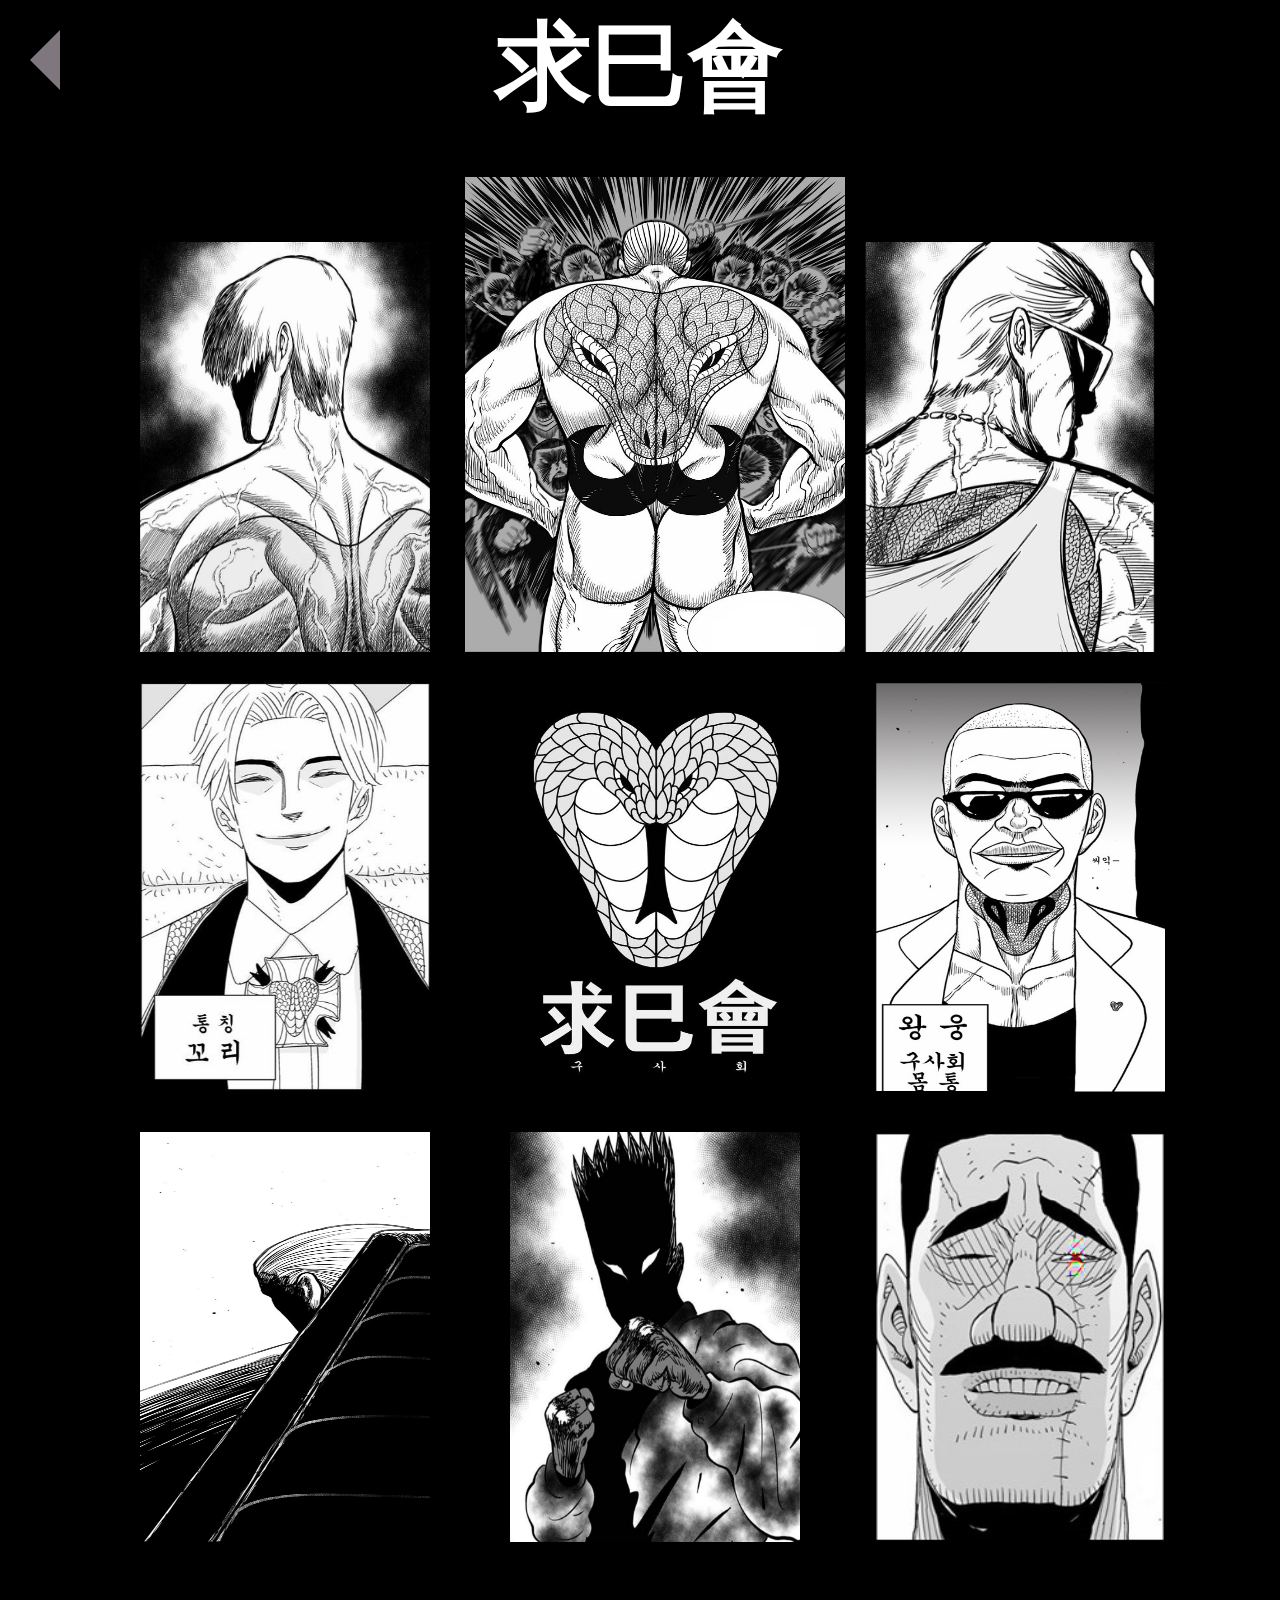
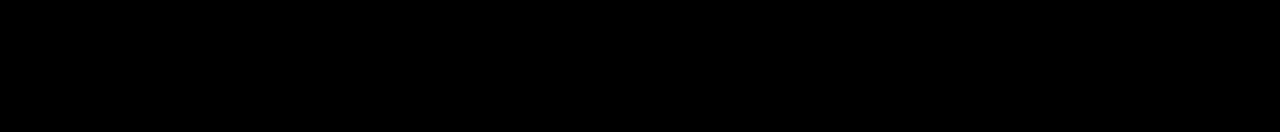
<file: html_hellper/헬퍼/content_goo.html>
<!DOCTYPE html>
<html lang="en">
<head>
    <meta charset="UTF-8">
    <title>Title</title>
    <link rel="stylesheet" href="css/index.css">
    <link rel="stylesheet" href="css/img.css">
    <script src="js/js.js"></script>

</head>
<body>
<div class="arrow-left"onclick="location.href='../index.html'" style="cursor:pointer;"></div>
<div class="content_two" id="section03">
    <div class="section_content_two">
        <div class="two_header"><h2><span class="light">求巳會</span></h2></div>
        <div class="content_two_img">
            <div class="two_sub_1">
                <figure class="old_school">
                    <img src="img/White/구사회/하양색_구사회_아들.jpg" alt="짱가 아들"/>
                    <figcaption>
                        <h2>??? </h2>
                        <p>???<br></p> <p style="font-size:30px; font-weight: 900;">살골</p>
                    </figcaption>
                </figure>
            </div>
            <div class="two_sub_2"><figure class="old_school">
                <img src="img/White/구사회/짱가.jpg" alt="짱가"/>
                <figcaption>
                    <h2>求巳會 </h2>
                    <p><br></p> <p style="font-size:70px; font-weight: 900;">求巳會</p>
                </figcaption>
            </figure>
            </div>
            <div class="two_sub_3">
                <figure class="old_school">
                    <img src="img/White/구사회/구사회_전.jpg" alt="짱가1"/>
                    <figcaption>
                        <h2>구사회 </h2>
                        <p>머리<br></p> <p style="font-size:30px; font-weight: 900;">짱가</p>
                    </figcaption>
                </figure>
            </div>
        </div>
        <div class="content_two_img2">
            <div class="two_sub_4"> <figure class="old_school">
                <img src="img/White/구사회/꼬리.jpg" alt="꼬리"/>
                <figcaption>
                    <h2>구사회 </h2>
                    <p>???<br></p> <p style="font-size:30px; font-weight: 900;">꼬리</p>
                </figcaption>
            </figure>
            </div>
            <div class="two_sub_5">
                <img src="img/White/구사회/구사회_logo.jpg" alt="구사회_logo"/>
            </div>
            <div class="two_sub_6"> <figure class="old_school">
                <img src="img/White/구사회/왕웅_001.jpg" alt="왕웅"/>
                <figcaption>
                    <h2>구사회 </h2>
                    <p>몸통<br></p> <p style="font-size:30px; font-weight: 900;">왕웅</p>
                </figcaption>
            </figure>
            </div>
        </div>
        <div class="content_two_img3">
            <div class="two_sub_7"> <figure class="old_school">
                <img src="img/White/구사회/쌍두.jpg" alt="쌍두"/>
                <figcaption>
                    <h2>??? </h2>
                    <p>???<br></p> <p style="font-size:30px; font-weight: 900;">쌍두</p>
                </figcaption>
            </figure>
            </div>
            <div class="two_sub_8">
                <figure class="old_school">
                    <img src="img/White/구사회/밤도깨비.jpg" alt="밤도깨비"/>
                    <figcaption>
                        <h2>구사회 </h2>
                        <p>???<br></p> <p style="font-size:30px; font-weight: 900;">밤도깨비</p>
                    </figcaption>
                </figure>
            </div>
            <div class="two_sub_9"> <figure class="old_school">
                <img src="img/White/구사회/이동구.jpg" alt="이동구"/>
                <figcaption>
                    <h2>구사회 </h2>
                    <p>???<br></p> <p style="font-size:30px; font-weight: 900;">이동구</p>
                </figcaption>
            </figure>
            </div>
        </div>
    </div>
</div>

</body>
</html>
</file>
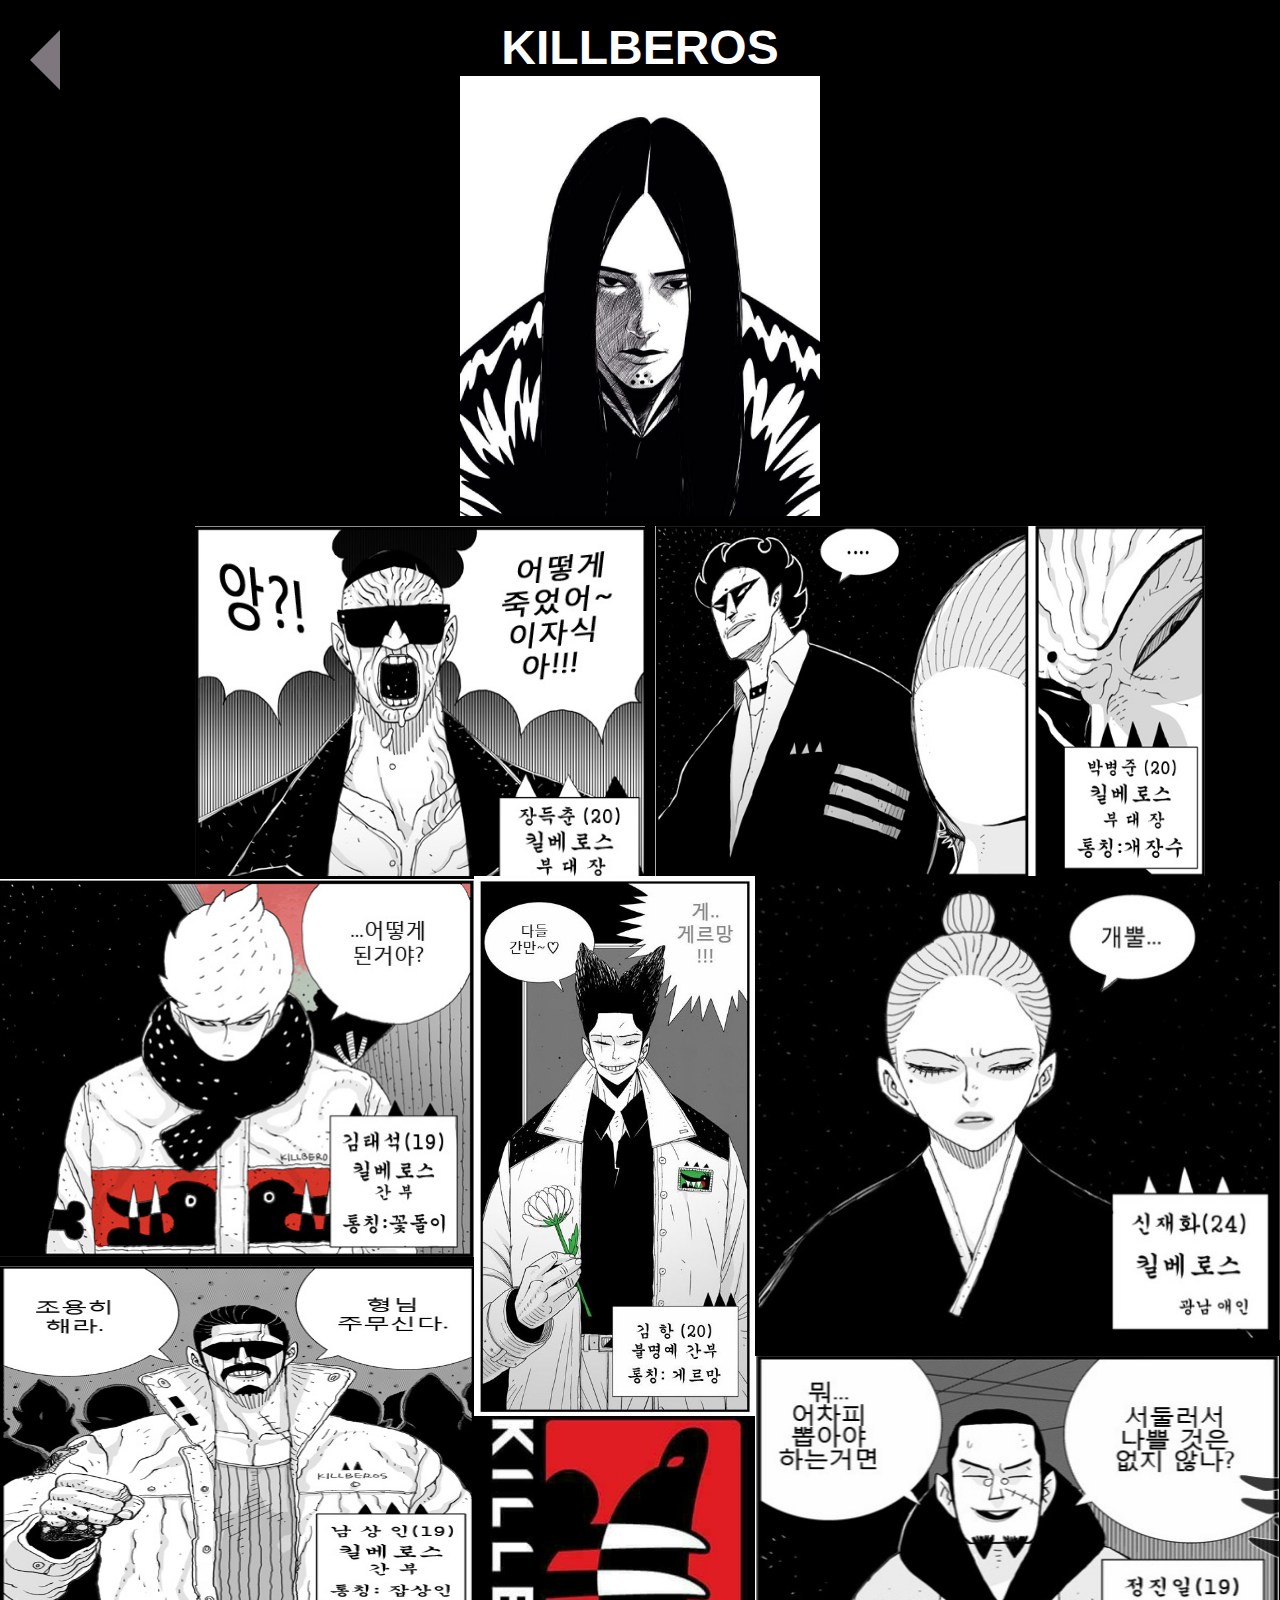
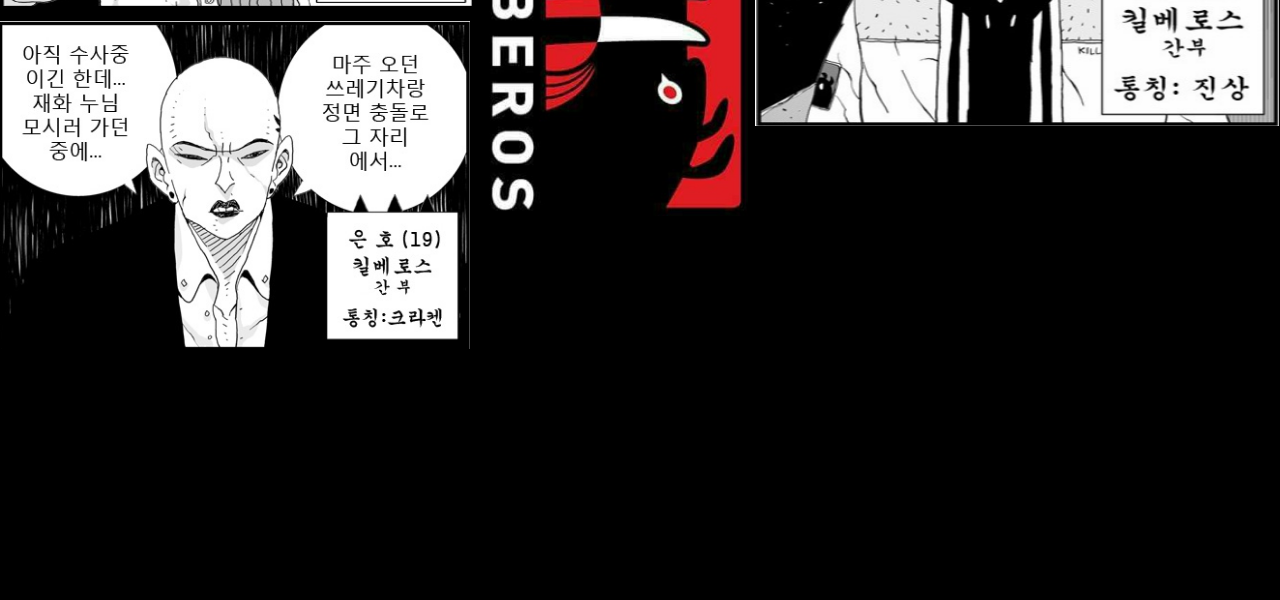
<file: html_hellper/헬퍼/content_killberos.html>
<!DOCTYPE html>
<html lang="en">
<head>
    <meta charset="UTF-8">
    <title>Title</title>
    <link rel="stylesheet" href="css/index.css">
    <link rel="stylesheet" href="css/img.css">
    <script src="js/js.js"></script>

</head>
<body>
<div class="arrow-left"onclick="location.href='../index.html'" style="cursor:pointer;"></div>
<div class="content_one" id="section02">

    <div class="section_content_one">
        <div class="one_header"><h2><span class="light">killberos</span></h2></div>

        <div class="content_one_img">
            <figure class="old_school">
                <div><img src="img/White/켈베로스/장광남_002.png" alt="장광남"/></div>
                <figcaption>
                    <h2> KILLBEROS</h2>
                    <p>莊光狂男<br></p> <p style="font-size:70px; font-weight: 900;">장광남</p>
                </figcaption>
            </figure>
        </div>

        <div class="content_one_img2">
            <div class="sub_1">
                <figure class="old_school">
                    <div><img src="img/White/켈베로스/장득춘.jpg" alt="장득춘"/></div>
                    <figcaption>
                        <h2>KILLBEROS </h2>
                        <p>부대장<br></p> <p style="font-size:50px; font-weight: 900;">장득춘</p>
                    </figcaption>
                </figure>
            </div>
            <div class="sub_2">
                <figure class="old_school">
                    <img src="img/White/켈베로스/박병준(개장수).jpg" alt="박병준"/>
                    <figcaption>
                        <h2>KILLBEROS </h2>
                        <p>부대장<br></p> <p style="font-size:50px; font-weight: 900;">박병준</p>
                    </figcaption>
                </figure>
            </div>
        </div>

        <div class="content_one_img3">
            <div class="sub_3">
                <figure class="old_school">
                    <div><img src="img/White/켈베로스/꽃돌이.jpg" alt="꽃돌이"/></div>
                    <figcaption>
                        <h2>KILLBEROS </h2>
                        <p>간부<br></p> <p style="font-size:30px; font-weight: 900;">김태석<br>[꽃돌이]</p>
                    </figcaption>
                </figure>
            </div>
            <div class="sub_4">
                <figure class="old_school">
                    <img src="img/White/켈베로스/게르망_001.jpg" alt="게르망"/>
                    <figcaption>
                        <h2>KILLBEROS </h2>
                        <p>불명예 간부<br></p> <p style="font-size:30px; font-weight: 900;">김 항<br>[게르망]</p>
                    </figcaption>
                </figure>
            </div>
            <div class="sub_5">
                <figure class="old_school">
                    <img src="img/White/켈베로스/SSin.jpg" alt="광남 여친"/>
                    <figcaption>
                        <h2>KILLBEROS </h2>
                        <p>???<br></p> <p style="font-size:30px; font-weight: 900;">신재화</p>
                    </figcaption>
                </figure>
            </div>
        </div>

        <div class="content_one_img4">
            <div class="sub_6">
                <figure class="old_school">
                    <img src="img/White/켈베로스/남상인.jpg" alt="남상인"/>
                    <figcaption>
                        <h2>KILLBEROS </h2>
                        <p>간부<br></p> <p style="font-size:30px; font-weight: 900;">남상인<br>[잡상인]</p>
                    </figcaption>
                </figure></div>
            <div class="sub_11"><img src="img/KILLBEROS_1.png" alt="킬베로스_로고" /></div>
            <div class="sub_7"><figure class="old_school">
                <img src="img/White/켈베로스/정진일_002.png" alt="정진일"/>
                <figcaption>
                    <h2>KILLBEROS </h2>
                    <p>간부<br></p> <p style="font-size:30px; font-weight: 900;">정진일<br>[진상]</p>
                </figcaption>
            </figure>
            </div>
            <div class="sub_8"><figure class="old_school">
                <img src="img/White/켈베로스/은호.jpg" alt="은호"/>
                <figcaption>
                    <h2>KILLBEROS </h2>
                    <p>간부<br></p> <p style="font-size:30px; font-weight: 900;">은호<br>[크라켄]</p>
                </figcaption>
            </figure>
            </div>
        </div>
    </div>
</div>
</body>
</html>
</file>
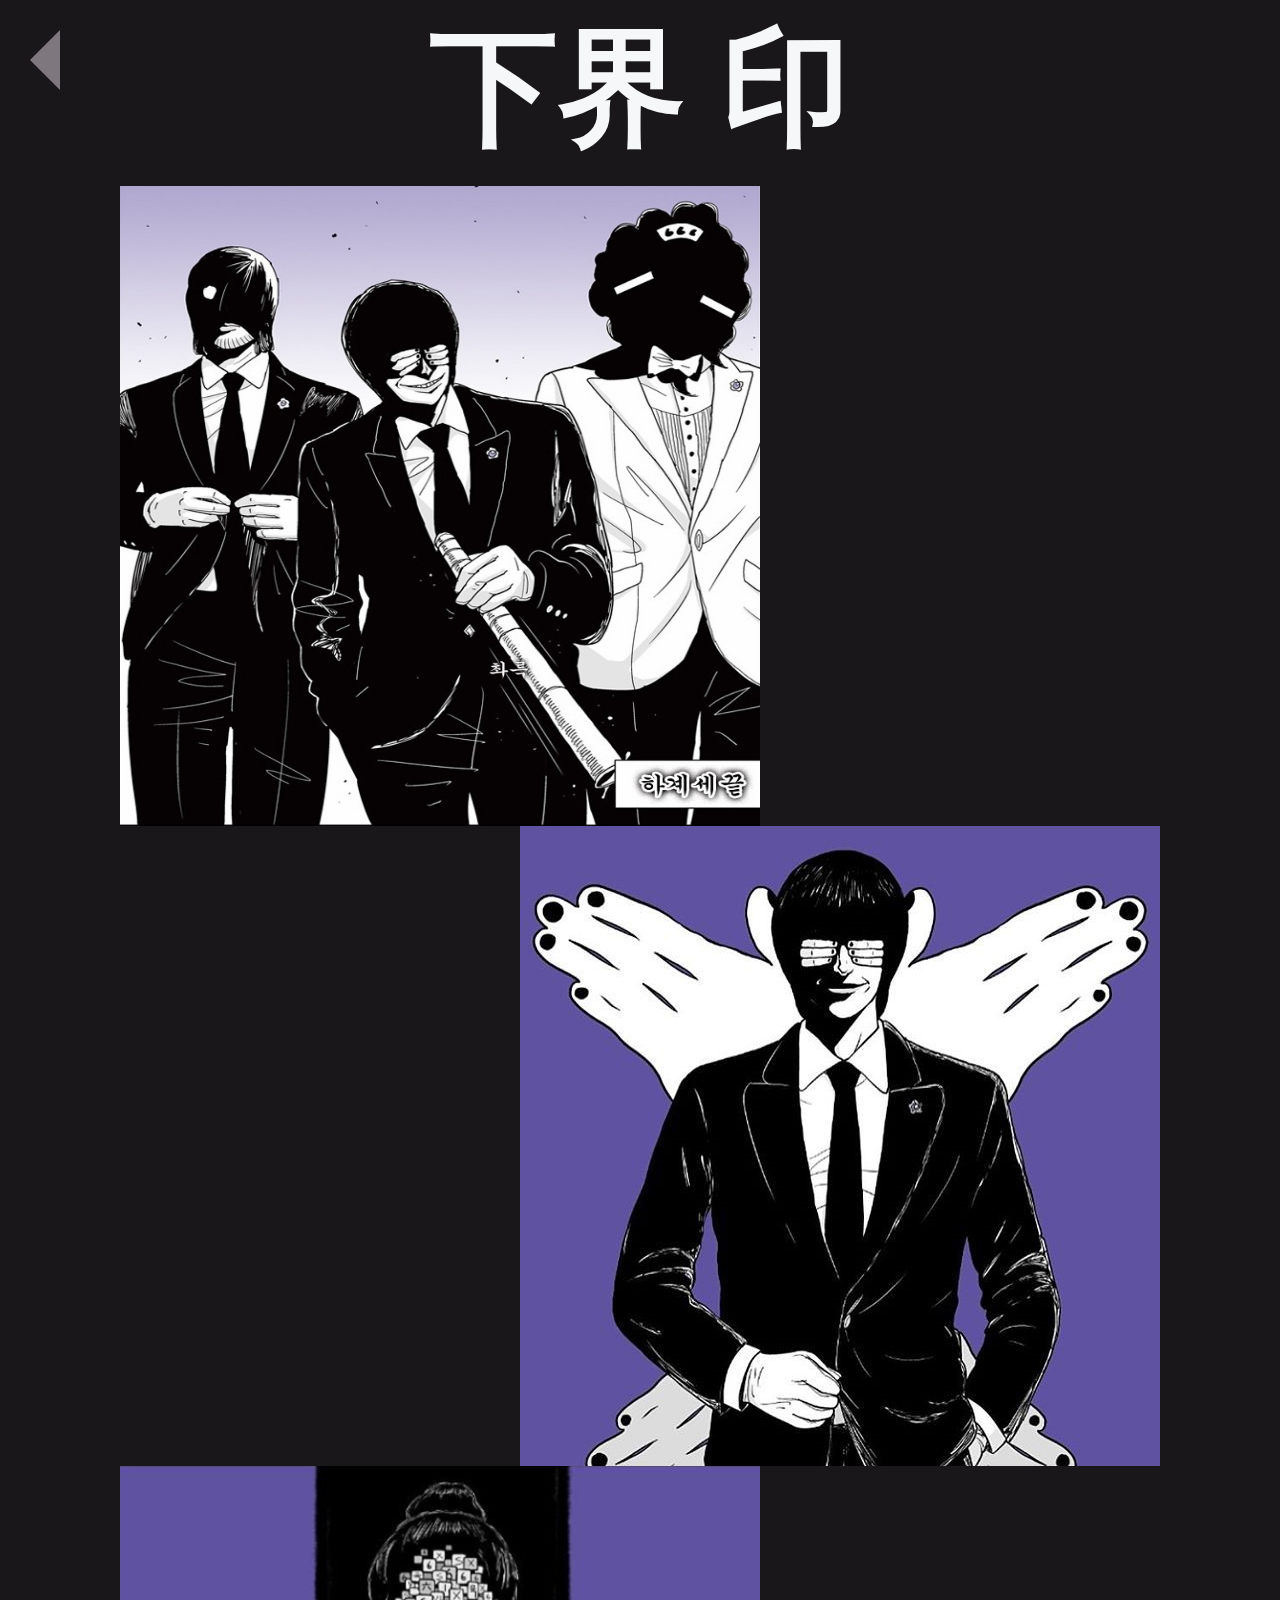
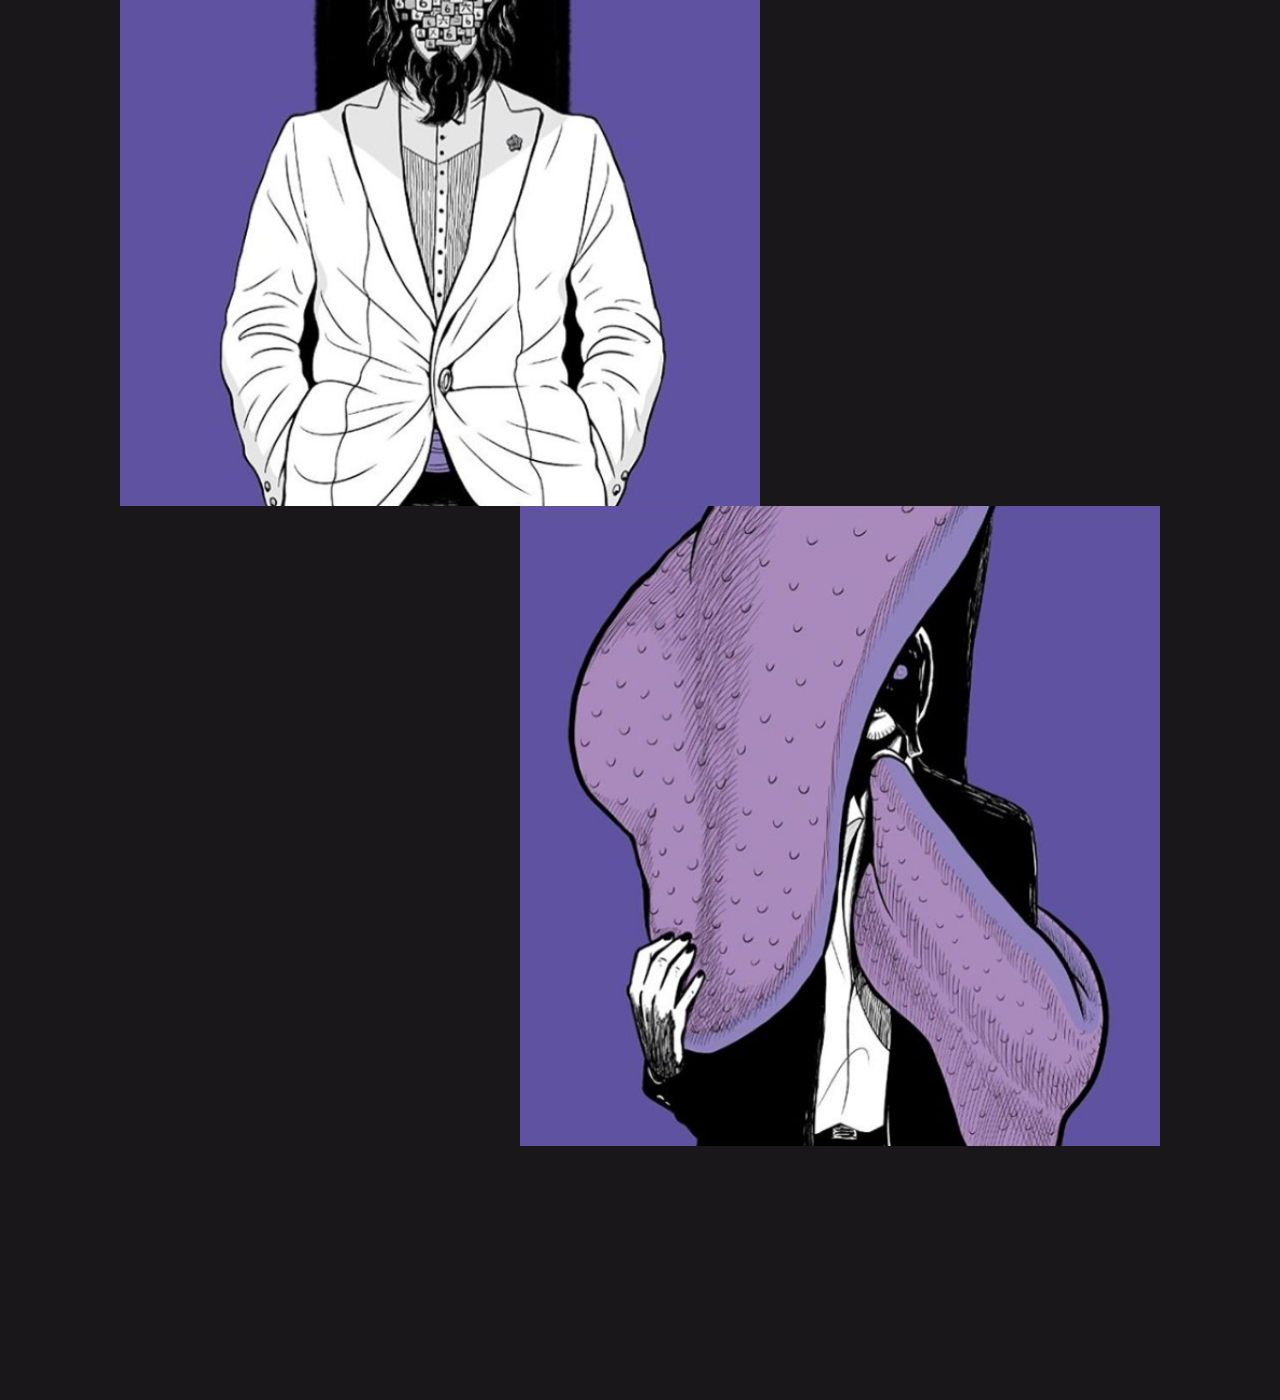
<file: html_hellper/헬퍼/content_purple.html>
<!DOCTYPE html>
<html lang="en">
<head>
    <meta charset="UTF-8">
    <title>Title</title>
    <link rel="stylesheet" href="css/last.css">
    <link rel="stylesheet" href="css/img.css">
    <link rel="stylesheet" href="css/four.css">
    <link rel="stylesheet" href="css/index.css">

</head>
<body>
<div class="arrow-left"onclick="location.href='../index.html'" style="cursor:pointer;"></div>
<div class="content_last" id="section06">
    <div class="section_content_last">
        <div class="last_header"><h2><span class="light">下界 印</span></h2></div>
        <div class="img_table_one">
            <figure class="small_img">
                <img class="fist_img" src="img/하계 끝/hellper_low.PNG">
                <figcaption>
                    <h2>하계 세끝</h2>
                    <p>암당 대의원 들</p><p style="font-size:30px; font-weight: 900;">아랫분들</p>
                </figcaption>
            </figure>
        </div>

        <div class="img_table_two">
            <figure class="snip1382">
                <img class="second_img"src="img/하계 끝/sheville.jpg" />
                <figcaption>
                    <h2>슈빌 워핸드</h2>
                    <p>암당 대의원</p><p style="font-size:30px; font-weight: 900;">아랫분</p>
                </figcaption>
            </figure>
        </div>
        <div class="img_table_three">
            <figure class="snip1382">
                <img class="three_img"src="img/하계 끝/샹_워배트2.PNG" />
                <figcaption>
                    <h2>샹 워배트</h2>
                    <p>암당 대의원</p><p style="font-size:30px; font-weight: 900;">아랫분</p>
                </figcaption>
            </figure>
        </div>
        <div class="img_table_four">
            <figure class="snip1382">

                <img class="fourth_img"src="img/하계 끝/존나나_워통거%202.PNG "/>
                <figcaption>
                    <h2>존나나 워통거</h2>
                    <p>암당 대의원<br></p> <p style="font-size:30px; font-weight: 900;">아랫분</p>
                </figcaption>
            </figure>
        </div>
    </div>
</div>
</body>
</html>
</file>
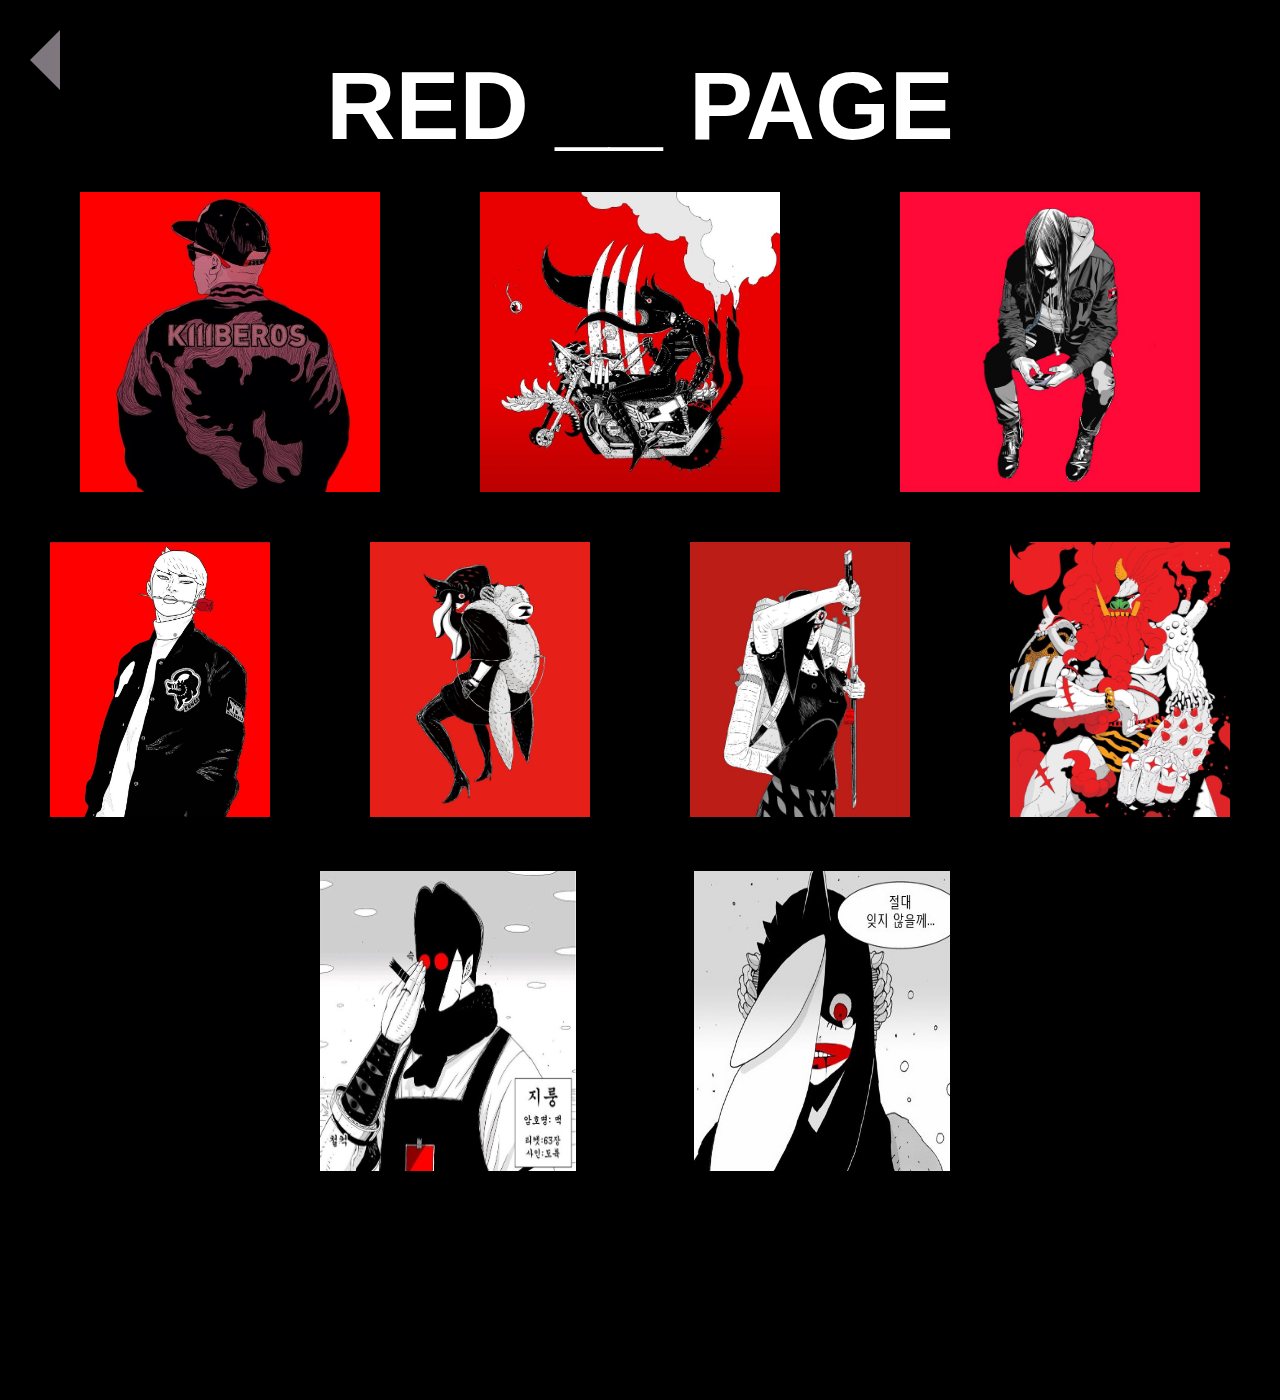
<file: html_hellper/헬퍼/content_redpage.html>
<!DOCTYPE html>
<html lang="en">
<head>
    <meta charset="UTF-8">
    <title>Title</title>
    <link rel="stylesheet" href="css/img.css">
    <link rel="stylesheet" href="css/index.css">

    <script src="js/content_two.js"></script>
    <script src="js/js.js"></script>

</head>
<body>
<div class="arrow-left"onclick="location.href='../index.html'" style="cursor:pointer;"></div>
<div class="content_three" id="section04">
    <div class="section_content_three">
        <div class="three_header"><h2><span class="light">RED __ PAGE</span></h2></div>
        <div class="content_three_img2">
            <div class="three_sub_5"> <figure class="old_school">
            <img src="img/Red/뚱뚱/킬베로스_001.png" />
                <figcaption>
                    <h2> </h2>
                    <p><br></p> <p style="font-size:30px; font-weight: 900;">장광남</p>
                </figcaption>
            </figure>
            </div>
            <div class="three_sub_6"> <figure class="old_school">

                <img src="img/Red/뚱뚱/장광남_저승.jpg" />
                <figcaption>
                    <h2> </h2>
                    <p>아누비스<br></p> <p style="font-size:30px; font-weight: 900;">장광남</p>
                </figcaption>
            </figure>
            </div>
            <div class="three_sub_7"> <figure class="old_school">
                <img src="img/Red/뚱뚱/장광남_001.jpg" />
                <figcaption>
                    <h2> </h2>
                    <p><br></p> <p style="font-size:30px; font-weight: 900;">킬베로스</p>
                </figcaption>
            </figure>
            </div>
        </div>

        <div class="content_three_img">
            <div class="three_sub_1"> <figure class="old_school">
                <img src="img/Red/백만송_10권표지.jpg"/>
                <figcaption>
                    <h2>사계 </h2>
                    <p>???<br></p> <p style="font-size:30px; font-weight: 900;">세세</p>
                </figcaption>
            </figure>
            </div>
            <div class="three_sub_2"> <figure class="old_school">
                <img src="img/Red/료_001.jpg" />
                <figcaption>
                    <h2>킬베로스 </h2>
                    <p>???<br></p> <p style="font-size:30px; font-weight: 900;">꽃돌이</p>
                </figcaption>
            </figure>
            </div>
            <div class="three_sub_3"> <figure class="old_school">
                <img src=img/Red/엄마_001.jpg />
                <figcaption>
                    <h2>??? </h2>
                    <p>세세 엄마<br></p> <p style="font-size:30px; font-weight: 900;">???</p>
                </figcaption>
            </figure>
            </div>
            <div class="three_sub_4"> <figure class="old_school">
                <img src="img/Red/저승_도깨비.jpg"/>
                <figcaption>
                    <h2>사계 의원 </h2>
                    <p>중의원<br></p> <p style="font-size:30px; font-weight: 900;">미후왕 손</p>
                </figcaption>
            </figure>
            </div>
        </div>
        <div class="content_three_img3">
            <div class="three_sub_8"> <figure class="old_school">
                    <img src="img/Red/세세.jpg" />
                <figcaption>
                    <h2>사계 </h2>
                    <p>???<br></p> <p style="font-size:30px; font-weight: 900;">세세</p>
                </figcaption>
            </figure>
            </div>
            <div class="three_sub_9"> <figure class="old_school">
                <img src="img/Red/지룽.jpg" />
                <figcaption>
                    <h2>사계 </h2>                          <p>???<br></p> <p style="font-size:30px; font-weight: 900;">지룽</p>
                </figcaption>
            </figure>
            </div>
        </div>

    </div>
</div>
</body>
</html>
</file>
<file: html_hellper/css/style.css>
/* -------------------------------- 

Primary style

-------------------------------- */
*, *::after, *::before {
  box-sizing: border-box;
}

html {
  font-size: 62.5%;
}

body {
  font-size: 1.6rem;
  font-family: "PT Sans", sans-serif;
  color: #ffffff;
  background-color: #262423;
}

a {
  color: #a8ae7e;
  text-decoration: none;
}

/* -------------------------------- 

Patterns - reusable parts of our design

-------------------------------- */
.cd-text-replace {
  /* replace text with image */
  color: transparent;
  text-indent: 100%;
  overflow: hidden;
  white-space: nowrap;
}

/* -------------------------------- 

Menu trigger

-------------------------------- */
.cd-nav-trigger {
  position: absolute;
  z-index: 4;
  top: 24px;
  right: 5%;
  height: 52px;
  width: 52px;
  border-radius: 50%;
  background-color: rgba(0, 0, 0, 0.8);
  -webkit-transition: background 0.2s;
  -moz-transition: background 0.2s;
  transition: background 0.2s;
}
.cd-nav-trigger .cd-icon,
.cd-nav-trigger .cd-icon::before,
.cd-nav-trigger .cd-icon::after {
  /* menu icon created in CSS */
  position: absolute;
  background-color: #ffffff;
  border-radius: 2px;
  /* Force Hardware Acceleration in WebKit */
  -webkit-transform: translateZ(0);
  -moz-transform: translateZ(0);
  -ms-transform: translateZ(0);
  -o-transform: translateZ(0);
  transform: translateZ(0);
  -webkit-backface-visibility: hidden;
  backface-visibility: hidden;
}
.no-touch .cd-nav-trigger:hover {
  background-color: black;
}
.cd-nav-trigger .cd-icon {
  /* middle line of the menu icon */
  display: inline-block;
  width: 18px;
  height: 2px;
  left: 50%;
  top: 50%;
  bottom: auto;
  right: auto;
  -webkit-transform: translateX(-50%) translateY(-50%);
  -moz-transform: translateX(-50%) translateY(-50%);
  -ms-transform: translateX(-50%) translateY(-50%);
  -o-transform: translateX(-50%) translateY(-50%);
  transform: translateX(-50%) translateY(-50%);
  -webkit-transition: -webkit-transform 0.3s, background-color 0.3s;
  -moz-transition: -moz-transform 0.3s, background-color 0.3s;
  transition: transform 0.3s, background-color 0.3s;
}
.cd-nav-trigger .cd-icon::before, .cd-nav-trigger .cd-icon::after {
  /* upper and lower lines of the menu icon */
  content: '';
  top: 0;
  right: 0;
  width: 100%;
  height: 100%;
  -webkit-transition: -webkit-transform 0.3s;
  -moz-transition: -moz-transform 0.3s;
  transition: transform 0.3s;
}
.cd-nav-trigger .cd-icon::before {
  -webkit-transform: translateY(-6px);
  -moz-transform: translateY(-6px);
  -ms-transform: translateY(-6px);
  -o-transform: translateY(-6px);
  transform: translateY(-6px);
}
.cd-nav-trigger .cd-icon::after {
  -webkit-transform: translateY(6px);
  -moz-transform: translateY(6px);
  -ms-transform: translateY(6px);
  -o-transform: translateY(6px);
  transform: translateY(6px);
}
.cd-nav-trigger.project-open .cd-icon {
  /* user selects a projects - transform the icon into a 'X' */
  background-color: rgba(255, 255, 255, 0);
}
.cd-nav-trigger.project-open .cd-icon::before, .cd-nav-trigger.project-open .cd-icon::after {
  background-color: white;
}
.cd-nav-trigger.project-open .cd-icon::before {
  -webkit-transform: translateY(0) rotate(45deg);
  -moz-transform: translateY(0) rotate(45deg);
  -ms-transform: translateY(0) rotate(45deg);
  -o-transform: translateY(0) rotate(45deg);
  transform: translateY(0) rotate(45deg);
}
.cd-nav-trigger.project-open .cd-icon::after {
  -webkit-transform: translateY(0) rotate(-45deg);
  -moz-transform: translateY(0) rotate(-45deg);
  -ms-transform: translateY(0) rotate(-45deg);
  -o-transform: translateY(0) rotate(-45deg);
  transform: translateY(0) rotate(-45deg);
}
.cd-nav-trigger.nav-visible .cd-icon {
  /* user opens the navigation - transform the icon into an arrow */
  -webkit-transform: translateY(-50%) translateX(-50%);
  -moz-transform: translateY(-50%) translateX(-50%);
  -ms-transform: translateY(-50%) translateX(-50%);
  -o-transform: translateY(-50%) translateX(-50%);
  transform: translateY(-50%) translateX(-50%);
}
.cd-nav-trigger.nav-visible .cd-icon::after {
  -webkit-transform: translateX(5px) translateY(3px) rotate(-45deg) scaleX(0.5);
  -moz-transform: translateX(5px) translateY(3px) rotate(-45deg) scaleX(0.5);
  -ms-transform: translateX(5px) translateY(3px) rotate(-45deg) scaleX(0.5);
  -o-transform: translateX(5px) translateY(3px) rotate(-45deg) scaleX(0.5);
  transform: translateX(5px) translateY(3px) rotate(-45deg) scaleX(0.5);
}
.cd-nav-trigger.nav-visible .cd-icon::before {
  -webkit-transform: translateX(5px) translateY(-3px) rotate(45deg) scaleX(0.5);
  -moz-transform: translateX(5px) translateY(-3px) rotate(45deg) scaleX(0.5);
  -ms-transform: translateX(5px) translateY(-3px) rotate(45deg) scaleX(0.5);
  -o-transform: translateX(5px) translateY(-3px) rotate(45deg) scaleX(0.5);
  transform: translateX(5px) translateY(-3px) rotate(45deg) scaleX(0.5);
}
@media only screen and (min-width: 1024px) {
  .cd-nav-trigger.nav-visible .cd-icon {
    -webkit-transform: translateY(-50%) translateX(-50%) rotate(-90deg);
    -moz-transform: translateY(-50%) translateX(-50%) rotate(-90deg);
    -ms-transform: translateY(-50%) translateX(-50%) rotate(-90deg);
    -o-transform: translateY(-50%) translateX(-50%) rotate(-90deg);
    transform: translateY(-50%) translateX(-50%) rotate(-90deg);
  }
  .cd-nav-trigger.nav-visible .cd-icon::after {
    -webkit-transform: translateX(-5px) translateY(3px) rotate(45deg) scaleX(0.5);
    -moz-transform: translateX(-5px) translateY(3px) rotate(45deg) scaleX(0.5);
    -ms-transform: translateX(-5px) translateY(3px) rotate(45deg) scaleX(0.5);
    -o-transform: translateX(-5px) translateY(3px) rotate(45deg) scaleX(0.5);
    transform: translateX(-5px) translateY(3px) rotate(45deg) scaleX(0.5);
  }
  .cd-nav-trigger.nav-visible .cd-icon::before {
    -webkit-transform: translateX(-5px) translateY(-3px) rotate(-45deg) scaleX(0.5);
    -moz-transform: translateX(-5px) translateY(-3px) rotate(-45deg) scaleX(0.5);
    -ms-transform: translateX(-5px) translateY(-3px) rotate(-45deg) scaleX(0.5);
    -o-transform: translateX(-5px) translateY(-3px) rotate(-45deg) scaleX(0.5);
    transform: translateX(-5px) translateY(-3px) rotate(-45deg) scaleX(0.5);
  }
}

/* -------------------------------- 

Projects

-------------------------------- */
.cd-projects-container {
  position: relative;
  z-index: 2;
  overflow-x: hidden;
}
.cd-projects-container.project-open {
  /* smooth scroll on iOS devices */
  -webkit-overflow-scrolling: touch;
}

.cd-projects-previews {
  position: relative;
  z-index: 2;
  height: 100vh;
  width: 100vw;
}
.cd-projects-previews::after {
  clear: both;
  content: "";
  display: table;
}
.project-open .cd-projects-previews {
  pointer-events: none;
}
.cd-projects-previews li {
  height: 25%;
  width: 100%;
  overflow: hidden;
  -webkit-transition: -webkit-transform 0.5s;
  -moz-transition: -moz-transform 0.5s;
  transition: transform 0.5s;
  /* Force Hardware Acceleration */
  -webkit-backface-visibility: hidden;
  backface-visibility: hidden;
  -webkit-transform: translateZ(1px);
  -moz-transform: translateZ(1px);
  -ms-transform: translateZ(1px);
  -o-transform: translateZ(1px);
  transform: translateZ(1px);
}
.cd-projects-previews li.selected {
  opacity: 0;
  /* move selected project preview out of the viewport with no transition */
  -webkit-transform: translateX(-100%);
  -moz-transform: translateX(-100%);
  -ms-transform: translateX(-100%);
  -o-transform: translateX(-100%);
  transform: translateX(-100%);
  -webkit-transition: -webkit-transform 0s;
  -moz-transition: -moz-transform 0s;
  transition: transform 0s;
}
.cd-projects-previews li.slide-out {
  -webkit-transform: translateX(-100%);
  -moz-transform: translateX(-100%);
  -ms-transform: translateX(-100%);
  -o-transform: translateX(-100%);
  transform: translateX(-100%);
}
.cd-projects-previews a {
  display: block;
  height: 100vh;
  width: 100%;
  /* fixes a bug on projects caption width */
  -webkit-transform: translateY(0%);
  -moz-transform: translateY(0%);
  -ms-transform: translateY(0%);
  -o-transform: translateY(0%);
  transform: translateY(0%);
  opacity: 0;
  -webkit-transition: opacity 0.5s;
  -moz-transition: opacity 0.5s;
  transition: opacity 0.5s;
}
.cd-projects-previews li:nth-of-type(2) a {
  -webkit-transform: translateY(-25%);
  -moz-transform: translateY(-25%);
  -ms-transform: translateY(-25%);
  -o-transform: translateY(-25%);
  transform: translateY(-25%);
}
.cd-projects-previews li:nth-of-type(3) a {
  -webkit-transform: translateY(-50%);
  -moz-transform: translateY(-50%);
  -ms-transform: translateY(-50%);
  -o-transform: translateY(-50%);
  transform: translateY(-50%);
}
.cd-projects-previews li:nth-of-type(4) a {
  -webkit-transform: translateY(-75%);
  -moz-transform: translateY(-75%);
  -ms-transform: translateY(-75%);
  -o-transform: translateY(-75%);
  transform: translateY(-75%);
}
.cd-projects-previews .bg-loaded a {
  opacity: 1;
}
@media only screen and (min-width: 1024px) {
  .cd-projects-previews li {
    display: inline-block;
    height: 100%;
    width: 25%;
    float: left;
  }
  .cd-projects-previews li.selected {
    -webkit-transform: translateY(-100%);
    -moz-transform: translateY(-100%);
    -ms-transform: translateY(-100%);
    -o-transform: translateY(-100%);
    transform: translateY(-100%);
  }
  .cd-projects-previews li.slide-out {
    -webkit-transform: translateY(-100%);
    -moz-transform: translateY(-100%);
    -ms-transform: translateY(-100%);
    -o-transform: translateY(-100%);
    transform: translateY(-100%);
  }
  .cd-projects-previews a {
    /* width equal to window width */
    width: 400%;
  }
  .cd-projects-previews li:nth-of-type(2) a {
    -webkit-transform: translateX(-25%);
    -moz-transform: translateX(-25%);
    -ms-transform: translateX(-25%);
    -o-transform: translateX(-25%);
    transform: translateX(-25%);
  }
  .cd-projects-previews li:nth-of-type(3) a {
    -webkit-transform: translateX(-50%);
    -moz-transform: translateX(-50%);
    -ms-transform: translateX(-50%);
    -o-transform: translateX(-50%);
    transform: translateX(-50%);
  }
  .cd-projects-previews li:nth-of-type(4) a {
    -webkit-transform: translateX(-75%);
    -moz-transform: translateX(-75%);
    -ms-transform: translateX(-75%);
    -o-transform: translateX(-75%);
    transform: translateX(-75%);
  }
}

.cd-projects {
  position: absolute;
  z-index: 1;
  top: 0;
  left: 0;
  height: 100vh;
  width: 100vw;
}
.cd-projects > li {
  position: absolute;
  top: 0;
  left: 0;
  height: 100%;
  width: 100%;
  opacity: 0;
  -webkit-transition: opacity 0.3s;
  -moz-transition: opacity 0.3s;
  transition: opacity 0.3s;
}
.cd-projects > li.selected {
  z-index: 1;
  opacity: 1;
  -webkit-transition: opacity 0s;
  -moz-transition: opacity 0s;
  transition: opacity 0s;
}
.cd-projects .preview-image {
  display: block;
  height: 100vh;
}

.cd-projects-previews a,
.cd-projects .preview-image {
  /* set a background image for each project */
  background: #5b927d url(../img/img-1.jpg) no-repeat center center;
  background-size: cover;
}

.cd-projects-previews li:nth-of-type(2) a,
.cd-projects > li:nth-of-type(2) .preview-image {
  background: #a8ae7e url(../img/img-2.jpg) no-repeat center center;
  background-size: cover;
}

.cd-projects-previews li:nth-of-type(3) a,
.cd-projects > li:nth-of-type(3) .preview-image {
  background: #e7d5a4 url(../img/img-3.jpg) no-repeat center center;
  background-size: cover;
}

.cd-projects-previews li:nth-of-type(4) a,
.cd-projects > li:nth-of-type(4) .preview-image {
  background: #835531 url(../img/img-4.jpg) no-repeat center center;
  background-size: cover;
}

.cd-project-title {
  position: absolute;
  width: 100%;
  top: calc(50% - 20px);
  left: 0;
  color: #ffffff;
  -webkit-transform: translateY(-37.5vh);
  -moz-transform: translateY(-37.5vh);
  -ms-transform: translateY(-37.5vh);
  -o-transform: translateY(-37.5vh);
  transform: translateY(-37.5vh);
  -webkit-transition: -webkit-transform 0.6s 0.2s;
  -moz-transition: -moz-transform 0.6s 0.2s;
  transition: transform 0.6s 0.2s;
  text-align: center;
  -webkit-font-smoothing: antialiased;
  -moz-osx-font-smoothing: grayscale;
}
.cd-project-title::after {
  /* line below project title */
  content: '';
  position: absolute;
  left: 50%;
  bottom: -10px;
  width: 40px;
  height: 1px;
  background: #ffffff;
  -webkit-transform: translateX(-50%) scale(0);
  -moz-transform: translateX(-50%) scale(0);
  -ms-transform: translateX(-50%) scale(0);
  -o-transform: translateX(-50%) scale(0);
  transform: translateX(-50%) scale(0);
  -webkit-transition: -webkit-transform 0.3s;
  -moz-transition: -moz-transform 0.3s;
  transition: transform 0.3s;
}
.no-touch .cd-projects-previews a:hover .cd-project-title::after {
  -webkit-transform: translateX(-50%) scale(1);
  -moz-transform: translateX(-50%) scale(1);
  -ms-transform: translateX(-50%) scale(1);
  -o-transform: translateX(-50%) scale(1);
  transform: translateX(-50%) scale(1);
}
.cd-projects .cd-project-title::after {
  -webkit-transform: translateX(-50%) scale(1);
  -moz-transform: translateX(-50%) scale(1);
  -ms-transform: translateX(-50%) scale(1);
  -o-transform: translateX(-50%) scale(1);
  transform: translateX(-50%) scale(1);
  -webkit-transition: -webkit-transform 0.3s 0.3s;
  -moz-transition: -moz-transform 0.3s 0.3s;
  transition: transform 0.3s 0.3s;
}
.cd-project-title h2 {
  font-size: 3rem;
  line-height: 1;
  font-weight: 900;
  color: #b40624;
}
.cd-project-title p {
  font-size: 1.7rem;

  font-weight:900;
  font-style: italic;
  padding: .4em 2em;
  opacity: .8;
}
@media only screen and (min-width: 1024px) {
  .cd-project-title {
    width: 25%;
    top: 70vh;
    -webkit-transform: translateX(0%);
    -moz-transform: translateX(0%);
    -ms-transform: translateX(0%);
    -o-transform: translateX(0%);
    transform: translateX(0%);
  }
}

.cd-projects-previews li:nth-of-type(2) .cd-project-title,
.cd-projects > li:nth-of-type(2) .cd-project-title {
  -webkit-transform: translateY(-12.5vh);
  -moz-transform: translateY(-12.5vh);
  -ms-transform: translateY(-12.5vh);
  -o-transform: translateY(-12.5vh);
  transform: translateY(-12.5vh);
}
@media only screen and (min-width: 1024px) {
  .cd-projects-previews li:nth-of-type(2) .cd-project-title,
  .cd-projects > li:nth-of-type(2) .cd-project-title {
    -webkit-transform: translateX(100%);
    -moz-transform: translateX(100%);
    -ms-transform: translateX(100%);
    -o-transform: translateX(100%);
    transform: translateX(100%);
  }
}

.cd-projects-previews li:nth-of-type(3) .cd-project-title,
.cd-projects > li:nth-of-type(3) .cd-project-title {
  -webkit-transform: translateY(12.5vh);
  -moz-transform: translateY(12.5vh);
  -ms-transform: translateY(12.5vh);
  -o-transform: translateY(12.5vh);
  transform: translateY(12.5vh);
}
@media only screen and (min-width: 1024px) {
  .cd-projects-previews li:nth-of-type(3) .cd-project-title,
  .cd-projects > li:nth-of-type(3) .cd-project-title {
    -webkit-transform: translateX(200%);
    -moz-transform: translateX(200%);
    -ms-transform: translateX(200%);
    -o-transform: translateX(200%);
    transform: translateX(200%);
  }
}

.cd-projects-previews li:nth-of-type(4) a .cd-project-title,
.cd-projects > li:nth-of-type(4) .cd-project-title {
  -webkit-transform: translateY(37.5vh);
  -moz-transform: translateY(37.5vh);
  -ms-transform: translateY(37.5vh);
  -o-transform: translateY(37.5vh);
  transform: translateY(37.5vh);
}
@media only screen and (min-width: 1024px) {
  .cd-projects-previews li:nth-of-type(4) a .cd-project-title,
  .cd-projects > li:nth-of-type(4) .cd-project-title {
    -webkit-transform: translateX(300%);
    -moz-transform: translateX(300%);
    -ms-transform: translateX(300%);
    -o-transform: translateX(300%);
    transform: translateX(300%);
  }
}

li.selected .cd-project-title,
.cd-projects > li:nth-of-type(2).selected .cd-project-title,
.cd-projects > li:nth-of-type(3).selected .cd-project-title,
.cd-projects > li:nth-of-type(4).selected .cd-project-title {
  -webkit-transform: translateY(0);
  -moz-transform: translateY(0);
  -ms-transform: translateY(0);
  -o-transform: translateY(0);
  transform: translateY(0);
}
@media only screen and (min-width: 1024px) {
  li.selected .cd-project-title,
  .cd-projects > li:nth-of-type(2).selected .cd-project-title,
  .cd-projects > li:nth-of-type(3).selected .cd-project-title,
  .cd-projects > li:nth-of-type(4).selected .cd-project-title {
    -webkit-transform: translateX(150%);
    -moz-transform: translateX(150%);
    -ms-transform: translateX(150%);
    -o-transform: translateX(150%);
    transform: translateX(150%);
  }
}

.cd-projects li.selected .cd-project-title::after {
  -webkit-transition: -webkit-transform 0.3s 0s;
  -moz-transition: -moz-transform 0.3s 0s;
  transition: transform 0.3s 0s;
  -webkit-transform: translateX(-50%) scale(0);
  -moz-transform: translateX(-50%) scale(0);
  -ms-transform: translateX(-50%) scale(0);
  -o-transform: translateX(-50%) scale(0);
  transform: translateX(-50%) scale(0);
}

.touch .cd-projects li.selected .cd-project-title::after {
  -webkit-transition: -webkit-transform 0s;
  -moz-transition: -moz-transform 0s;
  transition: transform 0s;
}

.cd-project-info {
  display: none;
  background-color: #000000;
  color: #000000;
  margin: 0 auto;
  text-align: center;
}
.cd-projects img{ height:auto; width:80%;}
.content-visible .cd-project-info {
  display: block;
}
.cd-project-info p {
  width: 90%;
  max-width: 800px;
  margin: 0 auto;
  line-height: 2;
}

.cd-projects-container .scroll {
  display: block;
  position: absolute;
  z-index: 2;
  bottom: 30px;
  left: 50%;
  width: 44px;
  height: 44px;
  /* rest button default style */
  cursor: pointer;
  border: none;
  background: url("../img/cd-icon-arrow.svg") no-repeat center center;
  visibility: hidden;
  -webkit-transform: translateX(-50%) scale(0);
  -moz-transform: translateX(-50%) scale(0);
  -ms-transform: translateX(-50%) scale(0);
  -o-transform: translateX(-50%) scale(0);
  transform: translateX(-50%) scale(0);
  -webkit-transition: -webkit-transform 0.3s 0s, visibility 0s 0.3s;
  -moz-transition: -moz-transform 0.3s 0s, visibility 0s 0.3s;
  transition: transform 0.3s 0s, visibility 0s 0.3s;
}
.cd-projects-container .scroll:focus {
  outline: none;
}

.cd-projects-container.project-open .scroll {
  visibility: visible;
  -webkit-transform: translateX(-50%) scale(1);
  -moz-transform: translateX(-50%) scale(1);
  -ms-transform: translateX(-50%) scale(1);
  -o-transform: translateX(-50%) scale(1);
  transform: translateX(-50%) scale(1);
  -webkit-transition: -webkit-transform 0.4s 0s, visibility 0s 0s;
  -moz-transition: -moz-transform 0.4s 0s, visibility 0s 0s;
  transition: transform 0.4s 0s, visibility 0s 0s;
  -webkit-animation: cd-translate 1.2s 0.8s;
  -moz-animation: cd-translate 1.2s 0.8s;
  animation: cd-translate 1.2s 0.8s;
  -webkit-animation-iteration-count: 2;
  -moz-animation-iteration-count: 2;
  animation-iteration-count: 2;
}

.no-touch .cd-projects-container.project-open .scroll:hover {
  -webkit-transform: translateX(-50%) scale(1.2);
  -moz-transform: translateX(-50%) scale(1.2);
  -ms-transform: translateX(-50%) scale(1.2);
  -o-transform: translateX(-50%) scale(1.2);
  transform: translateX(-50%) scale(1.2);
}

@-webkit-keyframes cd-translate {
  0% {
    -webkit-transform: translateX(-50%) scale(1);
  }
  50% {
    -webkit-transform: translateY(10px) translateX(-50%) scale(1);
  }
  100% {
    -webkit-transform: translateX(-50%) scale(1);
  }
}
@-moz-keyframes cd-translate {
  0% {
    -moz-transform: translateX(-50%) scale(1);
  }
  50% {
    -moz-transform: translateY(10px) translateX(-50%) scale(1);
  }
  100% {
    -moz-transform: translateX(-50%) scale(1);
  }
}
@keyframes cd-translate {
  0% {
    -webkit-transform: translateX(-50%) scale(1);
    -moz-transform: translateX(-50%) scale(1);
    -ms-transform: translateX(-50%) scale(1);
    -o-transform: translateX(-50%) scale(1);
    transform: translateX(-50%) scale(1);
  }
  50% {
    -webkit-transform: translateY(10px) translateX(-50%) scale(1);
    -moz-transform: translateY(10px) translateX(-50%) scale(1);
    -ms-transform: translateY(10px) translateX(-50%) scale(1);
    -o-transform: translateY(10px) translateX(-50%) scale(1);
    transform: translateY(10px) translateX(-50%) scale(1);
  }
  100% {
    -webkit-transform: translateX(-50%) scale(1);
    -moz-transform: translateX(-50%) scale(1);
    -ms-transform: translateX(-50%) scale(1);
    -o-transform: translateX(-50%) scale(1);
    transform: translateX(-50%) scale(1);
  }
}
/* -------------------------------- 

 Navigation

-------------------------------- */
.cd-primary-nav {
  position: absolute;
  z-index: 1;
  top: 0;
  left: 0;
  height: 100%;
  width: 100%;
  overflow: auto;
  text-align: center;
  opacity: 0;
  -webkit-transition: opacity 0.6s;
  -moz-transition: opacity 0.6s;
  transition: opacity 0.6s;
  /* vertically align its content */
  display: table;
}
.cd-primary-nav ul {
  /* vertically align inside nav */
  display: table-cell;
  vertical-align: middle;
}
.cd-primary-nav a {
  display: inline-block;
  padding: .4em 1em;
  border-radius: 4px;
  -webkit-transition: background 0.2s;
  -moz-transition: background 0.2s;
  transition: background 0.2s;
  color: #ffffff;
  font-family: "Merriweather", serif;
  font-size: 2.4rem;
  font-weight: 700;
  -webkit-font-smoothing: antialiased;
  -moz-osx-font-smoothing: grayscale;
}
.no-touch .cd-primary-nav a:hover {
  background-color: #a8ae7e;
}
.cd-primary-nav .cd-label {
  position: relative;
  margin: 2.4em 0 2em;
  color: #a8ae7e;
  text-transform: uppercase;
  font-weight: 700;
  font-size: 1.2rem;
  letter-spacing: 1px;
}
.cd-primary-nav .cd-label::after {
  /* line below .cd-label*/
  content: '';
  position: absolute;
  left: 50%;
  right: auto;
  -webkit-transform: translateX(-50%);
  -moz-transform: translateX(-50%);
  -ms-transform: translateX(-50%);
  -o-transform: translateX(-50%);
  transform: translateX(-50%);
  bottom: -16px;
  height: 1px;
  width: 40px;
  background-color: currentColor;
}
.cd-primary-nav.nav-visible {
  opacity: 1;
}
.cd-primary-nav.nav-clickable {
  z-index: 3;
}
.no-csstransitions .cd-primary-nav.nav-visible {
  z-index: 3;
}
@media only screen and (min-width: 1170px) {
  .cd-primary-nav a {
    font-size: 4rem;
  }
}

/* -------------------------------- 

JavaScript Disabled

-------------------------------- */
.no-js .cd-primary-nav {
  display: block;
  position: static;
  opacity: 1;
  margin-bottom: 1.5em;
}
.no-js .cd-primary-nav ul {
  display: block;
  padding: 0 5%;
}
.no-js .cd-primary-nav ul::after {
  clear: both;
  content: "";
  display: table;
}
.no-js .cd-primary-nav li:not(.cd-label) {
  display: inline-block;
}
</file>
<file: html_hellper/css/set.css>
.cd-projects-previews a,
.cd-projects .preview-image {
    /* set a background image for each project */
    background: #5b927d url(../img/redpage_logo.jpg) no-repeat center center;
    background-size: cover;
}

.cd-projects-previews li:nth-of-type(2) a,
.cd-projects > li:nth-of-type(2) .preview-image {
    background: #a8ae7e url(../img/킬베로스_logo.jpg) no-repeat center center;
    background-size: cover;
}

.cd-projects-previews li:nth-of-type(3) a,
.cd-projects > li:nth-of-type(3) .preview-image {
    background: #e7d5a4 url(../img/구사회_킬베로스.jpg) no-repeat center center;
    background-size: cover;
}
.cd-projects-previews li:nth-of-type(4) a,
.cd-projects > li:nth-of-type(4) .preview-image {
    background: #e7d5a4 url(../img/하계끝_LOGO_01.jpg) no-repeat center center;
    background-size: cover;
}
</file>
<file: html_hellper/헬퍼/css/img.css>
/* 그림자 넓이+이미지 설정 */
figure.small_img {position: relative;overflow: hidden;
    min-width: 640px;max-width: 640px;max-height: 640px;
    width: 100%;color: white;text-align: center;font-size: 16px; margin: 0 auto; }
/*  figure.small_img * {-webkit-box-sizing: border-box; box-sizing: border-box;-webkit-transition: all 0.35s ease; transition: all 0.35s ease; }*/
figure.small_img img {max-width: 100%; width:640px; height:640px; }
figure.small_img:after,
figure.small_img:before,
figure.small_img figcaption:after,
figure.small_img figcaption:before {background: #000000; /* 그림자 색깔 */height: 25%;
    position: absolute;content: '';opacity: 0;-webkit-transition: all 0.35s steps(10);
    transition: all 0.35s steps(10);z-index: 1;left: 50%;right: 50%;}
figure.small_img:before {top: 0;-webkit-transition-delay: 0;transition-delay: 0;}
figure.small_img:after {top: 25%;-webkit-transition-delay: 0.1s;transition-delay: 0.1s;}
figure.small_img figcaption:before {top: 50%;-webkit-transition-delay: 0.2s;transition-delay: 0.2s;z-index: -1;}
figure.small_img figcaption:after {top: 75%;-webkit-transition-delay: 0.3s;transition-delay: 0.3s;z-index: -1;}
figure.small_img figcaption {position: absolute;top: 0;bottom: 0;left: 0;right: 0;z-index: 2;padding: 30px;}


figure.small_img h2,
figure.small_img p{margin: 0;width: 100%;opacity: 0;}
figure.small_img h2 {font-weight: 900;text-transform: uppercase;}
figure.small_img p {font-weight: 300;}

figure.small_img i {padding: 0px 10px;display: inline-block;font-size: 24px;color: #ffffff;text-align: center;opacity: 0.8;text-decoration: none;}
figure.small_img i:hover {opacity: 1;}
figure.small_img:hover:after,
figure.small_img.hover:after,
figure.small_img:hover:before,
figure.small_img.hover:before,
figure.small_img:hover figcaption:after,
figure.small_img.hover figcaption:after,
figure.small_img:hover figcaption:before,
figure.small_img.hover figcaption:before {left: 0;right: 0;opacity: 0.8;}
figure.small_img:hover figcaption h2,
figure.small_img.hover figcaption h2,
figure.small_img:hover figcaption p,
figure.small_img.hover figcaption p,
figure.small_img:hover figcaption h2,
figure.small_img.hover figcaption h2,
figure.small_img:hover figcaption p,
figure.small_img.hover figcaption p {opacity: 0.7;}


/* 그림자 넓이+이미지 설정 */
figure.snip1382 {position: relative;overflow: hidden;min-width: 640px;max-width: 640px;max-height: 640px;width: 100%;
    color: white;text-align: center;font-size: 16px; margin: 0 auto; }
/*  figure.snip1382 * {-webkit-box-sizing: border-box; box-sizing: border-box;-webkit-transition: all 0.35s ease; transition: all 0.35s ease; }*/
figure.snip1382 img {max-width: 100%; width:640px; height:640px; }
figure.snip1382:after,
figure.snip1382:before,
figure.snip1382 figcaption:after,
figure.snip1382 figcaption:before {background: #251e2b; /* 그림자 색깔 */height: 25%;
    position: absolute;content: '';opacity: 0;-webkit-transition: all 0.35s steps(10);
    transition: all 0.35s steps(10);z-index: 1;left: 50%;right: 50%;}
figure.snip1382:before {top: 0;-webkit-transition-delay: 0;transition-delay: 0;}
figure.snip1382:after {top: 25%;-webkit-transition-delay: 0.1s;transition-delay: 0.1s;}
figure.snip1382 figcaption:before {top: 50%;-webkit-transition-delay: 0.2s;transition-delay: 0.2s;z-index: -1;}
figure.snip1382 figcaption:after {top: 75%;-webkit-transition-delay: 0.3s;transition-delay: 0.3s;z-index: -1;}
figure.snip1382 figcaption {position: absolute;top: 0;bottom: 0;left: 0;right: 0;z-index: 2;padding: 30px;}


figure.snip1382 h2,
figure.snip1382 p{margin: 0;width: 100%;opacity: 0;}
figure.snip1382 h2 {font-weight: 900;text-transform: uppercase;}
figure.snip1382 p {font-weight: 300;}

figure.snip1382 i {padding: 0px 10px;display: inline-block;font-size: 24px;color: #ffffff;text-align: center;opacity: 0.8;text-decoration: none;}
figure.snip1382 i:hover {opacity: 1;}
figure.snip1382:hover:after,
figure.snip1382.hover:after,
figure.snip1382:hover:before,
figure.snip1382.hover:before,
figure.snip1382:hover figcaption:after,
figure.snip1382.hover figcaption:after,
figure.snip1382:hover figcaption:before,
figure.snip1382.hover figcaption:before {left: 0;right: 0;opacity: 0.8;}
figure.snip1382:hover figcaption h2,
figure.snip1382.hover figcaption h2,
figure.snip1382:hover figcaption p,
figure.snip1382.hover figcaption p,
figure.snip1382:hover figcaption h2,
figure.snip1382.hover figcaption h2,
figure.snip1382:hover figcaption p,
figure.snip1382.hover figcaption p {opacity: 0.7;}

/* 그림자 넓이+이미지 설정 */
figure.old_school {position: relative;overflow: hidden;height:100%;width: 100%; margin-top:0px;color: white;text-align: center;font-size: 16px; }
/*  figure.snip1382 * {-webkit-box-sizing: border-box; box-sizing: border-box;-webkit-transition: all 0.35s ease; transition: all 0.35s ease; }*/
figure.old_school img {max-width: 100%; width:100%; height:100%;  }
figure.old_school:after,
figure.old_school:before,
figure.old_school figcaption:after,
figure.old_school figcaption:before {background: #000000; /* 그림자 색깔 */height: 25%;
    position: absolute;content: '';opacity: 0;-webkit-transition: all 0.35s steps(10);
    transition: all 0.35s steps(10);z-index: 1;left: 50%;right: 50%;}
figure.old_school:before {top: 0;-webkit-transition-delay: 0;transition-delay: 0;}
figure.old_school:after {top: 25%;-webkit-transition-delay: 0.1s;transition-delay: 0.1s;}
figure.old_school figcaption:before {top: 50%;-webkit-transition-delay: 0.2s;transition-delay: 0.2s;z-index: -1;}
figure.old_school figcaption:after {top: 75%;-webkit-transition-delay: 0.3s;transition-delay: 0.3s;z-index: -1;}
figure.old_school figcaption {position: absolute;top: 0;bottom: 0;left: 0;right: 0;z-index: 2;padding: 30px;}


figure.old_school h2,
figure.old_school p{margin: 0;width: 100%;opacity: 0;}
figure.old_school h2 {font-weight: 900;text-transform: uppercase;}
figure.old_school p {font-weight: 300;}

figure.old_school i {padding: 0px 10px;display: inline-block;font-size: 24px;color: #ffffff;text-align: center;opacity: 0.8;text-decoration: none;}
figure.old_school i:hover {opacity: 1;}
figure.old_school:hover:after,
figure.old_school.hover:after,
figure.old_school:hover:before,
figure.old_school.hover:before,
figure.old_school:hover figcaption:after,
figure.old_school.hover figcaption:after,
figure.old_school:hover figcaption:before,
figure.old_school.hover figcaption:before {left: 0;right: 0;opacity: 0.8;}
figure.old_school:hover figcaption h2,
figure.old_school.hover figcaption h2,
figure.old_school:hover figcaption p,
figure.old_school.hover figcaption p,
figure.old_school:hover figcaption h2,
figure.old_school.hover figcaption h2,
figure.old_school:hover figcaption p,
figure.old_school.hover figcaption p {opacity: 0.7;}
</file>
<file: html_hellper/헬퍼/css/index.css>
*{margin:0; padding:0; text-decoration: none; list-style:none;}
body{background-color:black;}
header{width:100%;  height:80px;}
.header_content{max-width:80em; margin:0 auto; height:80px; }
.header_content a{color:white; font-size:30px; line-height: 60px;}
.menu_box { width:100%; height:80px; position:fixed; transition:all 0.5s ease-in-out; -webkit-transition:all 0.5s ease-in-out;
    background-color: #19171A; z-index: 100;}
.menu_inner { width:1200px; height:80px; margin:0 auto; }

/* background-color:#19171A; */

.fixed { background:rgba(0,0,0,0.3); transition:all 0.5s ease-in-out; -webkit-transition:all 0.5s ease-in-out; }


.menu_box .menu_inner > ul { float:right; padding:0 35px 0 0; }
.menu_box .menu_inner li { float:left; text-align:center; margin-left:30px; }
.menu_box .menu_inner li a { text-decoration:none; color: #ffffff; line-height:80px; font-size:12px; }

/* 메뉴부분 마우스 오버시 색상 */
.menu_box .menu_inner li a:hover { border-bottom:2px solid #DDD; color:#DDD; }
.menu_box .menu_inner li:nth-child(2) a:hover { border-bottom:2px solid #00ff18; color:#00ff18; }
.menu_box .menu_inner li:nth-child(3) a:hover { border-bottom:2px solid #ff0000; color:#ff0000; }
.menu_box .menu_inner li:nth-child(4) a:hover { border-bottom:2px solid #0556ff; color:#0556ff; }
.menu_box .menu_inner li:nth-child(5) a:hover { border-bottom:2px solid #000000; color:#000000; }





.front{width:100%; background:white; margin: 0 auto; }
.front_content{ max-width:80em; height:100%; margin: 0 auto;}

/* p태그 */

.one_header h2 {text-align:center;font-family: 'Arial';color: #ffffff;text-transform: uppercase;font-weight: bold;font-size: 3rem;line-height: 0.75;}
.one_header span {display: block; margin-top:30px;}
.one_header span:not(.light) {opacity: 0;-webkit-animation: flashText .5s ease-out alternate infinite;animation: flashText .5s ease-out alternate infinite;}
.one_header span.light {position: relative;display: inline-block;}
.one_header span.light:before {position: absolute;left: 0;top: -10%;width: 100%;height: 120%;background: #ff0000;
    -webkit-filter: blur(13px);filter: blur(20px);content: "";opacity: 0;
    -webkit-animation: flash .8s ease-out alternate infinite;animation: flash .8s ease-out alternate infinite;}
@-webkit-keyframes flash { to {opacity: 1;} }
/* 이계 * 킬베로스 */
.content_one{width:100%; height:2200px; background: #000000; margin: 0 auto;}
.section_content_one{max-width:80em; height:100%; margin: 0 auto;}
.content_one_img{width:380px; height:450px; margin: 0 auto; text-align: center;}
.content_one_img img{height:auto; width:100%;}
.content_one .section_content_one .content_one_img div img{width:100%; height:100%; margin: 0 auto;}
.content_one .section_content_one .content_one_img  div{padding:10px; }


.content_one_img2{width:80em; height:350px; position:relative; margin-top:10px;}
.sub_1{width:450px; height:350px;margin-left:195px; position: absolute;}
.sub_1 img{margin: 0 auto; width:450px;}
.sub_2{width:550px; height:350px;margin-left:655px; position:absolute;}
.sub_2 img{margin : 0 auto; height:450px;}


.content_one_img3{width:80em; height: 380px;}
.sub_3{width:37%; height:378px;float:left; margin-top:3px;}
.sub3 img{}
.sub_4{width:22%; height:540px;float:left;}
.sub_4 img{}
.sub_5{width:41%; float:left; margin-top:5px;}
.sub_5 img{}

.content_one_img4{width:80em; height:500px; position:relative; margin: 0 auto;}
.sub_6{width:473px; height:340px;position: absolute; margin-top:10px;}
.sub_6 img{width:470px; height: 370px;}
.sub_7{width:524px; height:370px;  margin-top:100px;float:left; margin-left:755px; position: absolute;}
.sub_7 img{width:500px; height: 310px;}
.sub_8{width:470px; float:left; position: absolute;  margin-top:365px;}
.sub_8 img{width:500px; height: 330px;}

.sub_11{width:15%; float:left;  margin-left:480px;}
.sub_11 img{width:268px; height: 400px;}

/* 구사회 */

.two_header h2 {text-align:center;font-family: 'Arial';color: #ffffff;text-transform: uppercase;font-weight: bold;font-size: 6rem;line-height: 0.75;}
.two_header span {display: block; margin-top:30px;}
.two_header span:not(.light) {opacity: 0;-webkit-animation: flashText .5s ease-out alternate infinite;animation: flashText .5s ease-out alternate infinite;}
.two_header span.light {position: relative;display: inline-block;}
.two_header span.light:before {position: absolute;left: 0;top: -10%;width: 100%;height: 120%;background: #00ff18;
    -webkit-filter: blur(13px);filter: blur(30px);content: "";opacity: 0;
    -webkit-animation: flash .8s ease-out alternate infinite;animation: flash .8s ease-out alternate infinite;}
@-webkit-keyframes flash { to {opacity: 1;} }

.content_two{width:100%; height:1700px;   background: #000000; margin: 0 auto; }
.section_content_two{width:80em; height:1500px; background: #000000; margin: 0 auto;}

.content_two_img{ height:550px;  width:100%; margin-top:30px;
    display: grid; grid-template-columns: 1fr 1fr 1fr;}
.two_sub_1{margin-left:120px; width:290px; height:410px; padding:20px;  margin-top:90px;}
.two_sub_1 img{ width:100%; height:100%;}
.two_sub_2{text-align: center; width:380px; height:475px; margin-top:45px;margin-left:15px; }
.two_sub_2 img{width:100%; height:100%;}
.two_sub_3{
    width:290px; height:410px; margin-top:110px;}
.two_sub_3 img{width:100%; height:100%;}

.content_two_img2{ height:450px;  max-width: 80em;width:80em;
    display: grid; grid-template-columns: 1fr 1fr 1fr;}
.two_sub_4{position:absolute; width:290px; height:410px; margin-left:140px;}
.two_sub_4 img{ width:100%;height:100%;}
.two_sub_5{position:absolute; width:290px;  height:410px; margin-left:510px; }
.two_sub_5 img{width:100%;height:100%; }
.two_sub_6{position:absolute; width:290px; ; height:410px; margin-left:875px; }
.two_sub_6 img{width:100%;height:100%; }

.content_two_img3{ height:600px;  max-width: 80em;width:80em;}
.two_sub_7{position:absolute; width:290px; height:410px; margin-left:140px;}
.two_sub_7 img{ width:100%;height:100%;}
.two_sub_8{position:absolute; width:290px; ; height:410px; margin-left:510px; }
.two_sub_8 img{width:100%;height:100%; }
.two_sub_9{position:absolute; width:290px; ; height:410px; margin-left:875px; }
.two_sub_9 img{width:100%;height:100%; }


/*  빨강 컨샙 */
.content_three{width:100%; height:1400px; background: #000000; margin: 0 auto;}
.section_content_three{max-width:80em; width:80em;height:100%; margin: 0 auto;background: #000000}
.three_header h2 {text-align:center;font-family: 'Arial';color: #ffffff;text-transform: uppercase;font-weight: bold;font-size: 6rem;line-height: 0.75;}
.three_header span {display: block;}
.three_header span:not(.light) {opacity: 0;-webkit-animation: flashText .5s ease-out alternate infinite;animation: flashText .5s ease-out alternate infinite;}
.three_header span.light {position: relative;display: inline-block;margin-top: 70px;}
.three_header span.light:before {position: absolute;left: 0;top: -10%;width: 100%;height: 120%;background: #ff0000;
    -webkit-filter: blur(13px);filter: blur(30px);content: "";opacity: 0;
    -webkit-animation: flash .8s ease-out alternate infinite;animation: flash .8s ease-out alternate infinite;}
@-webkit-keyframes flash { to {opacity: 1;} }
.content_three_img{width:80em; height: 300px;}

.three_sub_1{width:220px; Float:left; padding:50px; marign-left:190px;}
.three_sub_1 img{}
.three_sub_2{width:220px; Float:left; padding:50px;}
.three_sub_2 img{}
.three_sub_3{width:220px; Float:left; padding:50px;}
.three_sub_3 img{}
.three_sub_4{width:220px; Float:left; padding:50px;}
.three_sub_4 img{}
.content_three_img2{width:80em; height:300px; margin-top:50px;}
.content_three_img2 img{}
.three_sub_5{ Float:left; width:300px; height:300px; margin-left:80px;}
.three_sub_5 img{width:100%;}
.three_sub_6{ width:300px; height:300px;Float:left; margin-left:100px;}
.three_sub_6 img{width:100%;}
.three_sub_7{width:300px; height:300px; Float:left; margin-left:120px; }
.three_sub_7 img{width:100%;}

.content_three_img2{width:80em; height:300px; margin-top:50px;}


.content_three_img3{width:80em; height:300px; margin-top:50px;}
.content_three_img3 img{}
.three_sub_8{ width:20%; height:300px;Float:right; margin-right:330px;}
.three_sub_8 img{width:100%;}
.three_sub_9{ width:20%; height:300px;Float:left; }
.three_sub_9 img{width:100%;}




.arrow-left {
    width: 0;
    height: 0;
    border-top: 30px solid transparent;
    border-bottom: 30px solid transparent;
    border-right:30px solid #7e787e;
    position:absolute;
    margin-left:30px;
    margin-top:30px;
}
/*
 <div class="content_two">
             <div class="section_content_two">
                 <div class="two_header"><h2><span class="light">求巳會</span></h2></div>

                 <div class="content_two_img">
                     <div class="two_sub_1"><img src="img/White/구사회/짱가.jpg" alt="짱가"/></div>
                 </div
 */
</file>
<file: html_hellper/헬퍼/css/last.css>
.content_last{ width:100%; margin: 0 auto; height:3000px; background-color:#19171A;}
.section_content_last{max-width: 80em; width:80em; margin: 0 auto; background:#19171A;}
.fist_img{ padding-right:100px; }
.img_table_one{margin-right:400px; margin-top:50px;}
.img_table_two{margin-left:400px;}
.img_table_three{margin-right:400px;}
.img_table_four{margin-left:400px;}


.last_header h2 {text-align:center;font-family: 'Arial';color: #f5f7f9;text-transform: uppercase;font-weight: bold;
    font-size: 8rem;line-height: 0.75;}
.last_header span {display: block; margin-top:40px;}
.last_header span:not(.light) {opacity: 0;-webkit-animation: flashText .5s ease-out alternate infinite;animation: flashText .5s ease-out alternate infinite;}
.last_header span.light {position: relative;display: inline-block;}
.last_header span.light:before {position: absolute;left: 0;top: -10%;width: 100%;height: 120%;background: #000000;
    -webkit-filter: blur(13px);filter: blur(20px);content: "";opacity: 0;
    -webkit-animation: flash .8s ease-out alternate infinite;animation: flash .8s ease-out alternate infinite;}
</file>
<file: html_hellper/헬퍼/css/four.css>
.four_header h2 {text-align:center;font-family: 'Arial';color: #fff7ff;text-transform: uppercase;font-weight: bold;font-size: 6rem;line-height: 0.75;}
.four_header span {display: block;}
.four_header span:not(.light) {opacity: 0;-webkit-animation: flashText .5s ease-out alternate infinite;animation: flashText .5s ease-out alternate infinite;}
.four_header span.light {position: relative;display: inline-block;margin-top: 70px;}
.four_header span.light:before {position: absolute;left: 0;top: -10%;width: 100%;height: 120%;background: #6b6bff;
    -webkit-filter: blur(30px);filter: blur(30px);content: "";opacity: 0;
    -webkit-animation: flash .8s ease-out alternate infinite;animation: flash .8s ease-out alternate infinite;}
@-webkit-keyframes flash { to {opacity: 1;} }

.content_four{width:100%; height:2600px;   background: #0556ff; margin: 0 auto; }
.section_content_four{width:80em; height:2600px; background: #0558f7; margin: 0 auto;}



.content_four_img1{ width:100%; height:410px; margin-top:30px;}
.four_sub_1{ width:600px; height:410px; margin: 0 auto;}
.four_sub_1 img{ width:100%; height:100%;}

.content_four_img2{ height:470px;  max-width: 80em;width:80em; margin-top:30px;}
.four_sub_2{position:absolute; width:300px; height:470px; margin-left:140px;}
.four_sub_2 img{ width:100%;height:100%;}
.four_sub_3{position:absolute; width:330px;  height:470px; margin-left:490px; }
.four_sub_3 img{width:100%;height:100%; }
.four_sub_4{position:absolute; width:330px;  height:470px; margin-left:865px; }
.four_sub_4 img{width:100%;height:100%; }

.content_four_img3{ height:410px;  max-width: 80em;width:80em; margin-top:30px;}
.four_sub_5{position:absolute; width:300px; height:410px; margin-left:140px;}
.four_sub_5 img{ width:100%;height:100%;}
.four_sub_6{position:absolute; width:710px; ; height:410px; margin-left:490px; }
.four_sub_6 img{width:100%;height:100%; }


.content_four_img4{ height:343px;  max-width: 80em;width:80em; margin-top:30px;}
.four_sub_7{position:absolute; width:520px; height:343px; margin-left:140px;}
.four_sub_7 img{ width:100%;height:100%;}
.four_sub_8{position:absolute; width:520px; ; height:343px; margin-left:680px; }
.four_sub_8 img{width:100%;height:100%; }


.content_four_img5{ height:500px;  max-width: 80em;width:80em; margin-top:30px;}
.four_sub_9{position:absolute; width:260px; height:550px; margin-left:530px;}
.four_sub_9 img{ width:100%;height:100%;}
.four_sub_10{position:absolute; width:400px; height:550px; margin-left:90px;}
.four_sub_10 img{ width:100%;height:100%;}
.four_sub_11{position:absolute; width:400px; height:550px; margin-left:825px;}
.four_sub_11 img{ width:100%;height:100%;}
</file>
<file: html_p/css/index.css>
*{list-style:none; text-decoration: none;}
a:link { color: gray; }
a:visited { color: gray; }
body{
    color: black;
    line-height: 2;
    font-family: "Roboto",system-ui,-apple-system,BlinkMacSystemFont,"Malgun Gothic",Segoe UI,Roboto,Oxygen,Ubuntu,Cantarell,Fira Sans,Droid Sans,Helvetica Neue,sans-serif,'Squada One', cursive;;
    font-weight: 400;
    -webkit-text-size-adjust: none;
    -moz-text-size-adjust: none;
    -ms-text-size-adjust: none;
    -o-text-size-adjust: none;
    text-size-adjust: none;
    overflow-x: hidden;
    opacity: 0.3;
    z-index: 100;
    positioN: relative;
    transition:all 1s;
}
html, body {
    font-size: 15px;
}
body {
    position: relative;
}
html, body {
    width: 100%;
    height: 100%;
}
html, body, body, form {
    margin: 0;
    padding: 0;
}
body {
    display: block;
}
header{position: fixed !important;
    width: 100%;
    min-height: 55px;
    z-index: 997;
    padding-top: 17px;
    top: 0;}
.top{width:50px; height:50px; position:fixed; z-index: 99; left: 95%;top: 93%;}
.top img{    width: 50px;height: 50px;}
header{}
.set{    min-height: 100vh;
/*    padding: 15vh 100px;*/
    position: relative;
    box-sizing: border-box;
    transition:all 500ms linear;
z-index:1;
}

.banner{background-color:white;
    min-height: 100vh;
    padding: 11vh 100px;
    position: relative;
    box-sizing: border-box;
    max-height: 100vh;
   }
.banner_inner{    width: 100%;
    height: 90%;min-height: 230px;}
.banner_out{width:100%; height:100%;}
.banner_left{width:50%; float:left; transition:all 500ms linear;}
.banner_right{      padding-left: 30px;  float:right; text-align: right; line-height: 181%; font-size:30px; width:45%; transition:all 500ms linear;}
.banner_right #NSJ{font-size:50px; letter-spacing: -1px;}
.introduction{margin-top:20%;width:100%;position:relative;}
.introduction img{width:100%; height:auto;}
#git{	padding: 5px 10px;
    text-align: center;
    position: absolute;
    top: 50%;
    left: 50%;
    transform: translate( -50%, -50% );
    transition: all 0.5s;
    overflow:hidden;
}
#me{position:relative; overflow:hidden;}
#me img{   transition: all 0.5s; overflow:hidden; width:100%; height:auto;}
#me img:hover{ opacity: 0.5;   transform:scale(1.1); color:black;}
.box_out{background-color: #00000008;}
.box h1{    margin-top: 60%; text-align:center; color:black;}
.box a{color:black; }
.box {position: relative;width: 500px;height: 300px;margin: 54px auto;}
.box-contents {position: absolute;top: 0;right: 0;bottom: 0;left: 0;background: url(https://techcrunch.com/wp-content/uploads/2019/01/IMG_20181016_092551.jpg?w=730&crop=1) 50% 50% / cover no-repeat;
    box-shadow: 0 0 50px rgba(0, 0, 0, .3);transition: .5s ease;}
.hover-point {position: absolute;z-index: 2;width: calc(100% / 3);height: calc(100% / 3);}
.hover-point:nth-child(1) {top: 0;left: 0;}
.hover-point:nth-child(2) {top: 0;left: calc(100% / 3);}
.hover-point:nth-child(3) {top: 0;right: 0;}
.hover-point:nth-child(4) {top: calc(100% / 3);left: 0;}
.hover-point:nth-child(5) {top: calc(100% / 3);right: 0;}
.hover-point:nth-child(6) {bottom: 0;left: 0;}
.hover-point:nth-child(7) {bottom: 0;left: calc(100% / 3);}
.hover-point:nth-child(8) {bottom: 0;right: 0;}
.hover-point:nth-child(1):hover~.box-contents {box-shadow: 15px 15px 50px rgba(0, 0, 0, .3);transform-origin: right top;transform: perspective(1000px) rotateX(10deg) rotateY(-10deg) rotateZ(2deg);}
.hover-point:nth-child(2):hover~.box-contents {box-shadow: 0 15px 50px rgba(0, 0, 0, .3);transform-origin: center top;transform: perspective(1000px) rotateX(10deg);}
.hover-point:nth-child(3):hover~.box-contents {box-shadow: -15px 15px 50px rgba(0, 0, 0, .3);transform-origin: left top;transform: perspective(1000px) rotateX(10deg) rotateY(10deg) rotateZ(-2deg);}
.hover-point:nth-child(4):hover~.box-contents {box-shadow: 15px 5px 50px rgba(0, 0, 0, .3);transform-origin: left center;transform: perspective(1000px) rotateY(-10deg);}
.hover-point:nth-child(5):hover~.box-contents {box-shadow: -15px 5px 50px rgba(0, 0, 0, .3);transform-origin: right center;transform: perspective(1000px) rotateY(10deg);}
.hover-point:nth-child(6):hover~.box-contents {box-shadow: 15px -15px 50px rgba(0, 0, 0, .3);transform-origin: right bottom;transform: perspective(1000px) rotateX(-10deg) rotateY(-10deg) rotateZ(-2deg);}
.hover-point:nth-child(7):hover~.box-contents {box-shadow: 0 -15px 50px rgba(0, 0, 0, .3);transform-origin: center bottom;transform: perspective(1000px) rotateX(-10deg);}
.hover-point:nth-child(8):hover~.box-contents {box-shadow: -15px -15px 50px rgba(0, 0, 0, .3);transform-origin: left bottom;transform: perspective(1000px) rotateX(-10deg) rotateY(10deg) rotateZ(2deg);}

.me_intro{position:relative; z-index:55;}
.me_intro div a {color: white; font-family: sans-serif; font-weight: 500; font-size: 18px; }
.intro{   display: block;font-size: 24px;opacity: .5;speak: none;     margin-top: -40px;}
.about{font-size: 58px;line-height: 0;  font-weight: 500;}
#skill{background: #1ca8dd; text-align: left; width:50%;     display: table-cell; position:relative;}
.skill_intro{position:relative;}
.skill_style{margin-top:15px; font-family: sans-serif;font-weight: 500; width:33%; height:150px; float:left;}
.skill_tittle{color:white;font-size: 19px; line-height: 1; background-color:gray;  font-family: 'Francois One', sans-serif; padding: 2px 4px 2px 2px;}
#ppt{    min-height: 100vh;
/*    padding: 15vh 100px;*/
    position: relative;
    box-sizing: border-box;
    background-color:white;
}
.ppt_first{  background-color: white;
    min-height: 100vh;
    padding: 11vh 100px;
    position: relative;
    box-sizing: border-box;
    max-height: 100vh;
    margin-top: 40%;}
.ppt_first a:visited, .ppt_first a:link {color:blue;    text-decoration: underline;}

.ppt_header{   line-height: 1;font-family: sans-serif;    text-align: center;     margin-top: -46px;}
.ppt_table{    margin-top: 30px;}
/*.ppt_content{margin-top:110px;}*/
.ppt_img1, .ppt_img2,.ppt_img3{    position: relative;}
.ppt_img1 img ,.ppt_img2 img ,.ppt_img3 img{width:52%; float:left;}
.ppt_contents_p{ width:41%; float:right; margin-right:30px;      font-size: 20px; font-family: sans-serif; line-hieght: 1;}
.ppt_contents_p2{  margin-top: 30px;}
table{    width: 100%;}
table th{color:white;}
table th{background: rgba(36, 36, 36, 0.99);}
table thead th {
    background-color: rgba(77,128,153,0.05);
    border-top-width: 1px;
    color: #94979c;
    padding: 1.2em 1em;
}
table th, table td {
    border-bottom: 1px solid #e6e9ea;
    padding: .3em 1em;
    text-align: left;
}

footer{width:100%; height:100px;background-color: #444444; margin-top: 40%;}
.footer_one{font-size:30px; text-align:center; color:white; font-family: sans-serif;}
</file>
<file: html_p/css/banner_img.css>
nav{font-family: 'Francois One', sans-serif;}
nav  {    font-size: 19px;}
nav a {width: 100%; color:gray; }
nav h2{margin: 0;
    padding: 0;}
nav div{ width: 80%; cursor: pointer;}
nav div:hover{  background-color:black; }
nav div:hover {color:white; }
nav div:hover h2 a{color:white;}

.banner_out_left{float:left; width:50%;     position: relative;
    z-index: 99;}

.banner_out_right{ float:right; width:50%; height:100%;}
.banner_out_right{font-family: 'Francois One', sans-serif;}
.banner_img{}
.banner_img_set{position:relative; z-index:55;  ition:all 500ms linear; transition-duration: 500ms;}
.banner img{width:100%; height:100%;}
/*
#banner_img2{    bottom: 500px;}
#banner_img3{    bottom: 1000px;}
*/
</file>
<file: html_p/css/media.css>
@media screen and (max-width: 820px) {
    .banner{    padding: 6vh; margin:0; min-height:1250px;}
    .banner_left{width:30%;}
    .banner_left a{font-size:30px;}
    .banner_right_a a{font-size:20px;}
    .banner_inner{}
    .banner_out_left{width: 100%;margin-bottom: 10%;}
    .banner_out_left a,h2{font-size:23px;}
    .banner_out > .banner_out_right{    float: none;width: 100%;height: auto;}
/*    .banner_out_right{display: none;}*/
    .banner_out_right img{display:none;}
    .intro_me{display:block;}
    #skills{display:block;}

    nav div{width:100%;}
    .ppt_contents{height:auto;}
    .ppt_contents img {width:100%;}
    .ppt_contents_p{width:100%; margin:0;}
    .introduction{margin-top:32%;}
    footer{    margin-top: 40%;}
}
</file>
